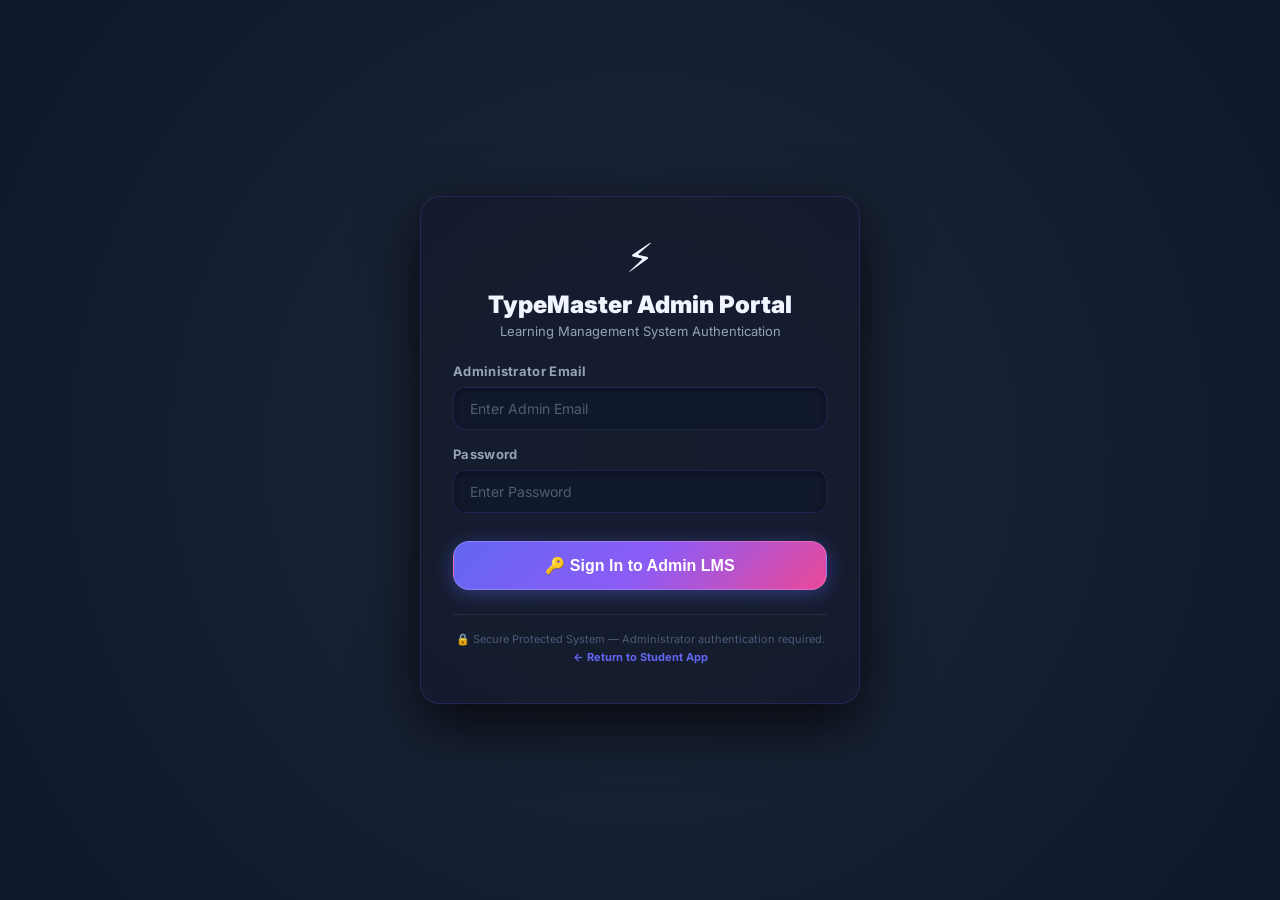
<file: admin.html>
<!DOCTYPE html>
<html lang="en" data-theme="dark">
<head>
    <meta charset="UTF-8">
    <title>TypeMaster — Administrator Portal LMS</title>
    <meta name="viewport" content="width=device-width, initial-scale=1.0">
    <meta name="robots" content="noindex, nofollow">
    <link rel="icon" type="image/svg+xml" href="assets/favicon.svg">
    <link rel="stylesheet" href="css/themes.css">
    <link rel="stylesheet" href="css/main.css">
    <link rel="stylesheet" href="css/components.css">
    <link rel="stylesheet" href="css/admin.css">
    <link href="https://fonts.googleapis.com/css2?family=Fira+Code:wght@400;600;700&family=Inter:wght@400;500;600;700;800;900&family=Dancing+Script:wght@700&display=swap" rel="stylesheet">
</head>
<body>

    <!-- ═══════════════════════════════════════════════════════════
         LOGIN MODAL OVERLAY
    ═══════════════════════════════════════════════════════════ -->
    <div id="admin-login-overlay" class="admin-login-overlay">
        <div class="admin-login-card glass-card">
            <div class="admin-login-brand">
                <span class="brand-icon">⚡</span>
                <h2>TypeMaster Admin Portal</h2>
                <p>Learning Management System Authentication</p>
            </div>

            <div id="login-lockout-msg" class="alert alert-danger" style="display:none;margin-bottom:16px;"></div>

            <form id="admin-login-form">
                <div class="form-group">
                    <label for="admin-email">Administrator Email</label>
                    <input type="email" id="admin-email" class="form-input" placeholder="Enter Admin Email" required autocomplete="username">
                </div>
                <div class="form-group">
                    <label for="admin-password">Password</label>
                    <input type="password" id="admin-password" class="form-input" placeholder="Enter Password" required autocomplete="current-password">
                </div>
                <button type="submit" class="btn btn-primary btn-lg" style="width:100%;margin-top:12px;" id="btn-admin-login">
                    🔑 Sign In to Admin LMS
                </button>
            </form>

            <div class="security-demo-note">
                🔒 Secure Protected System — Administrator authentication required. <br>
                <a href="index.html" style="color:var(--primary);text-decoration:none;font-weight:700;">← Return to Student App</a>
            </div>
        </div>
    </div>

    <!-- ═══════════════════════════════════════════════════════════
         FIRST-LOGIN PASSWORD CHANGE MODAL
    ═══════════════════════════════════════════════════════════ -->
    <div id="force-password-modal" class="modal-overlay" style="display:none;">
        <div class="modal-card glass-card" style="max-width:480px;">
            <div class="modal-header">
                <h3>⚠️ Update Default Password</h3>
            </div>
            <div class="modal-body">
                <p style="font-size:13px;color:var(--text-sub);margin-bottom:16px;">
                    You are currently using default setup credentials. Please create a custom administrator password before continuing.
                </p>
                <form id="force-pass-form">
                    <div class="form-group">
                        <label>New Administrator Password</label>
                        <input type="password" id="new-admin-pass" class="form-input" placeholder="At least 6 characters" required minlength="6">
                    </div>
                    <div class="form-group">
                        <label>Confirm Password</label>
                        <input type="password" id="confirm-admin-pass" class="form-input" placeholder="Re-enter password" required minlength="6">
                    </div>
                    <button type="submit" class="btn btn-primary" style="width:100%;margin-top:12px;">🔒 Save & Access LMS Dashboard</button>
                </form>
            </div>
        </div>
    </div>

    <!-- ═══════════════════════════════════════════════════════════
         MAIN ADMIN LAYOUT
    ═══════════════════════════════════════════════════════════ -->
    <div class="app-layout" id="admin-main-app" style="display:none;">
        <aside class="sidebar">
            <div class="sidebar-logo">
                <span class="logo-icon">⚡</span>
                <span class="logo-text">TypeMaster <small style="color:var(--warn);font-size:10px;display:block;">ADMIN LMS</small></span>
            </div>

            <nav class="nav-menu">
                <a class="nav-link active" data-admin-view="dashboard" href="#">
                    <span class="nav-icon">📊</span> Overview Dashboard
                </a>
                <a class="nav-link" data-admin-view="students" href="#">
                    <span class="nav-icon">👥</span> Student Management
                </a>
                <a class="nav-link" data-admin-view="curriculum" href="#">
                    <span class="nav-icon">📚</span> 300 Lessons Manager
                </a>
                <a class="nav-link" data-admin-view="certificates" href="#">
                    <span class="nav-icon">📜</span> Certificates Manager
                </a>
                <a class="nav-link" data-admin-view="texts" href="#">
                    <span class="nav-icon">📝</span> Practice Texts Manager
                </a>
                <a class="nav-link" data-admin-view="achievements" href="#">
                    <span class="nav-icon">🏆</span> Achievements Config
                </a>
                <a class="nav-link" data-admin-view="reports" href="#">
                    <span class="nav-icon">📈</span> Analytics & Reports
                </a>
                <a class="nav-link" data-admin-view="security" href="#">
                    <span class="nav-icon">🔒</span> Security & Password
                </a>
            </nav>

            <div class="sidebar-footer">
                <button class="btn btn-ghost btn-sm" style="width:100%;color:var(--error);" id="btn-admin-logout">
                    🚪 Logout Admin
                </button>
            </div>
        </aside>

        <main class="main-content">
            <header class="top-bar">
                <div class="top-bar-title" id="admin-page-title">Overview Dashboard</div>
                <div style="display:flex;align-items:center;gap:12px;">
                    <span class="badge badge-warn">⚙️ Admin Active</span>
                    <span style="font-size:12px;color:var(--text-muted);" id="admin-user-display">admin@example.com</span>
                    <a href="index.html" class="btn btn-ghost btn-sm">👁️ Student View</a>
                </div>
            </header>

            <div style="background:rgba(59,130,246,0.1);border:1px solid var(--primary);padding:10px 16px;border-radius:10px;margin-bottom:20px;font-size:12px;color:var(--primary);display:flex;align-items:center;justify-content:space-between;">
                <span>🔒 <strong>System Status:</strong> Admin Authentication & LMS Portal Active — Session Encrypted</span>
                <span style="font-weight:800;color:var(--primary);">TypeMaster LMS v3.0 Production</span>
            </div>

            <div class="content-body">
                <!-- VIEW 1: OVERVIEW DASHBOARD -->
                <section id="admin-view-dashboard" class="admin-view-section active">
                    <div class="stats-overview-grid" style="display:grid;grid-template-columns:repeat(auto-fit, minmax(200px, 1fr));gap:16px;margin-bottom:24px;">
                        <div class="glass-card" style="padding:20px;">
                            <div style="font-size:11px;color:var(--text-sub);text-transform:uppercase;font-weight:700;">Total Students</div>
                            <div style="font-size:32px;font-weight:900;color:var(--primary);" id="admin-stat-students-count">0 Registered</div>
                            <div style="font-size:12px;color:var(--success);margin-top:4px;">Active Accounts</div>
                        </div>
                        <div class="glass-card" style="padding:20px;">
                            <div style="font-size:11px;color:var(--text-sub);text-transform:uppercase;font-weight:700;">Curriculum Scope</div>
                            <div style="font-size:32px;font-weight:900;color:var(--primary);">300 Lessons</div>
                            <div style="font-size:12px;color:var(--success);margin-top:4px;">15 Units Active</div>
                        </div>
                        <div class="glass-card" style="padding:20px;">
                            <div style="font-size:11px;color:var(--text-sub);text-transform:uppercase;font-weight:700;">Milestone Certificates</div>
                            <div style="font-size:32px;font-weight:900;color:var(--warn);">6 Levels</div>
                            <div style="font-size:12px;color:var(--text-sub);margin-top:4px;">Signed by Mohammed Shakib</div>
                        </div>
                        <div class="glass-card" style="padding:20px;">
                            <div style="font-size:11px;color:var(--text-sub);text-transform:uppercase;font-weight:700;">Provider Name</div>
                            <div style="font-size:20px;font-weight:900;color:#FFF;" id="admin-stat-provider">Mohammed Shakib</div>
                            <div style="font-size:12px;color:var(--primary);margin-top:4px;">Founder & Director</div>
                        </div>
                    </div>

                    <div class="glass-card" style="padding:24px;">
                        <h3 style="font-size:16px;margin-bottom:14px;">⚡ LMS Quick Management Actions</h3>
                        <div style="display:flex;gap:12px;flex-wrap:wrap;">
                            <button class="btn btn-primary" onclick="switchAdminView('students')">👥 Manage Registered Students</button>
                            <button class="btn btn-ghost" onclick="switchAdminView('curriculum')">📚 Manage 300 Lessons</button>
                            <button class="btn btn-ghost" onclick="switchAdminView('certificates')">📜 Provider & Certificate Settings</button>
                            <button class="btn btn-ghost" onclick="switchAdminView('reports')">📈 Export Reports</button>
                        </div>
                    </div>
                </section>

                <!-- VIEW 2: STUDENT MANAGEMENT -->
                <section id="admin-view-students" class="admin-view-section" style="display:none;">
                    <div class="glass-card" style="padding:24px;">
                        <div style="display:flex;justify-content:space-between;align-items:center;margin-bottom:16px;">
                            <h3 style="font-size:18px;">👥 Registered Student Management</h3>
                            <button class="btn btn-ghost btn-sm" onclick="exportAdminReport('students')">📥 Export Students JSON</button>
                        </div>
                        <div style="overflow-x:auto;">
                            <table class="admin-table">
                                <thead>
                                    <tr>
                                        <th>Student Name</th>
                                        <th>Username</th>
                                        <th>Email</th>
                                        <th>Status</th>
                                        <th>Joined Date</th>
                                        <th>Actions</th>
                                    </tr>
                                </thead>
                                <tbody id="admin-students-table-body"></tbody>
                            </table>
                        </div>
                    </div>
                </section>

                <!-- VIEW 3: LESSON MANAGEMENT -->
                <section id="admin-view-curriculum" class="admin-view-section" style="display:none;">
                    <div class="glass-card" style="padding:24px;">
                        <div style="display:flex;justify-content:space-between;align-items:center;margin-bottom:16px;">
                            <h3 style="font-size:18px;">📚 300-Lesson Curriculum Overview</h3>
                            <button class="btn btn-ghost btn-sm" onclick="exportAdminReport('curriculum')">📥 Export Lessons JSON</button>
                        </div>
                        <div style="max-height:500px;overflow-y:auto;">
                            <table class="admin-table">
                                <thead>
                                    <tr>
                                        <th>ID</th>
                                        <th>Title</th>
                                        <th>Unit</th>
                                        <th>Target Keys</th>
                                        <th>Min WPM</th>
                                        <th>Min Acc</th>
                                    </tr>
                                </thead>
                                <tbody id="admin-curriculum-table-body"></tbody>
                            </table>
                        </div>
                    </div>
                </section>

                <!-- VIEW 4: CERTIFICATE MANAGEMENT -->
                <section id="admin-view-certificates" class="admin-view-section" style="display:none;">
                    <div class="glass-card" style="padding:24px;margin-bottom:24px;">
                        <h3 style="font-size:18px;margin-bottom:16px;">📜 Certificate Provider Details</h3>
                        <form id="admin-provider-form">
                            <div style="display:grid;grid-template-columns:1fr 1fr 1fr;gap:16px;margin-bottom:16px;">
                                <div class="form-group">
                                    <label>Provider Name (Signed By)</label>
                                    <input type="text" id="adm-prov-name" class="form-input" value="Mohammed Shakib" required>
                                </div>
                                <div class="form-group">
                                    <label>Provider Title</label>
                                    <input type="text" id="adm-prov-title" class="form-input" value="Founder & Director" required>
                                </div>
                                <div class="form-group">
                                    <label>Organization</label>
                                    <input type="text" id="adm-prov-org" class="form-input" value="TypeMaster Academy" required>
                                </div>
                            </div>
                            <button type="submit" class="btn btn-primary">💾 Save Provider Settings</button>
                        </form>
                    </div>

                    <div class="glass-card" style="padding:24px;">
                        <h3 style="font-size:18px;margin-bottom:14px;">🎓 Issued Certificates Ledger</h3>
                        <div id="admin-issued-certs-list" style="font-size:13px;color:var(--text-sub);">Loading issued certificates...</div>
                    </div>
                </section>

                <!-- VIEW 5: PRACTICE TEXTS -->
                <section id="admin-view-texts" class="admin-view-section" style="display:none;">
                    <div class="glass-card" style="padding:24px;">
                        <h3 style="font-size:18px;margin-bottom:14px;">📝 Custom Practice Text Repository</h3>
                        <p style="font-size:13px;color:var(--text-sub);margin-bottom:16px;">Manage categories: Easy, Medium, Hard, Quotes, Numbers, Code.</p>
                        <div style="background:rgba(0,0,0,0.3);padding:16px;border-radius:12px;font-family:monospace;font-size:13px;color:var(--primary);">
                            TEXT_DATA Repository Active (10 Easy, 10 Medium, 10 Hard, 8 Quotes, 5 Numbers, 7 Symbols, 15 Code Snippets)
                        </div>
                    </div>
                </section>

                <!-- VIEW 6: ACHIEVEMENTS -->
                <section id="admin-view-achievements" class="admin-view-section" style="display:none;">
                    <div class="glass-card" style="padding:24px;">
                        <h3 style="font-size:18px;margin-bottom:14px;">🏆 Achievement Badges Configuration</h3>
                        <p style="font-size:13px;color:var(--text-sub);">24+ unlockable achievement badges active across speed, accuracy, streaks, and curriculum milestones.</p>
                    </div>
                </section>

                <!-- VIEW 7: ANALYTICS & REPORTS -->
                <section id="admin-view-reports" class="admin-view-section" style="display:none;">
                    <div class="glass-card" style="padding:24px;">
                        <h3 style="font-size:18px;margin-bottom:14px;">📈 Analytics Data Reports Exporter</h3>
                        <p style="font-size:13px;color:var(--text-sub);margin-bottom:20px;">Download complete application logs and dataset reports in JSON/CSV formats.</p>
                        <div style="display:flex;gap:12px;flex-wrap:wrap;">
                            <button class="btn btn-primary" onclick="exportAdminReport('students')">📥 Export Students Report</button>
                            <button class="btn btn-ghost" onclick="exportAdminReport('certs')">📥 Export Certificates Ledger</button>
                            <button class="btn btn-ghost" onclick="exportAdminReport('curriculum')">📥 Export 300 Curriculum List</button>
                        </div>
                    </div>
                </section>

                <!-- VIEW 8: SECURITY & PASSWORD -->
                <section id="admin-view-security" class="admin-view-section" style="display:none;">
                    <div class="glass-card" style="padding:24px;max-width:560px;">
                        <h3 style="font-size:18px;margin-bottom:16px;">🔒 Change Administrator Password</h3>
                        <form id="admin-change-pass-form">
                            <div class="form-group">
                                <label>Current Password</label>
                                <input type="password" id="adm-curr-pass" class="form-input" placeholder="Current password" required>
                            </div>
                            <div class="form-group">
                                <label>New Password</label>
                                <input type="password" id="adm-new-pass" class="form-input" placeholder="At least 6 characters" required minlength="6">
                            </div>
                            <div class="form-group">
                                <label>Confirm Password</label>
                                <input type="password" id="adm-conf-pass" class="form-input" placeholder="Confirm password" required minlength="6">
                            </div>
                            <button type="submit" class="btn btn-primary" style="margin-top:10px;">🔒 Update Password</button>
                        </form>
                    </div>
                </section>
            </div>
        </main>
    </div>

    <script src="js/curriculum.js?v=3.5"></script>
    <script src="js/auth.js?v=3.5"></script>
    <script src="js/certificate.js?v=3.5"></script>
    <script src="js/admin.js?v=3.5"></script>

</body>
</html>
</file>
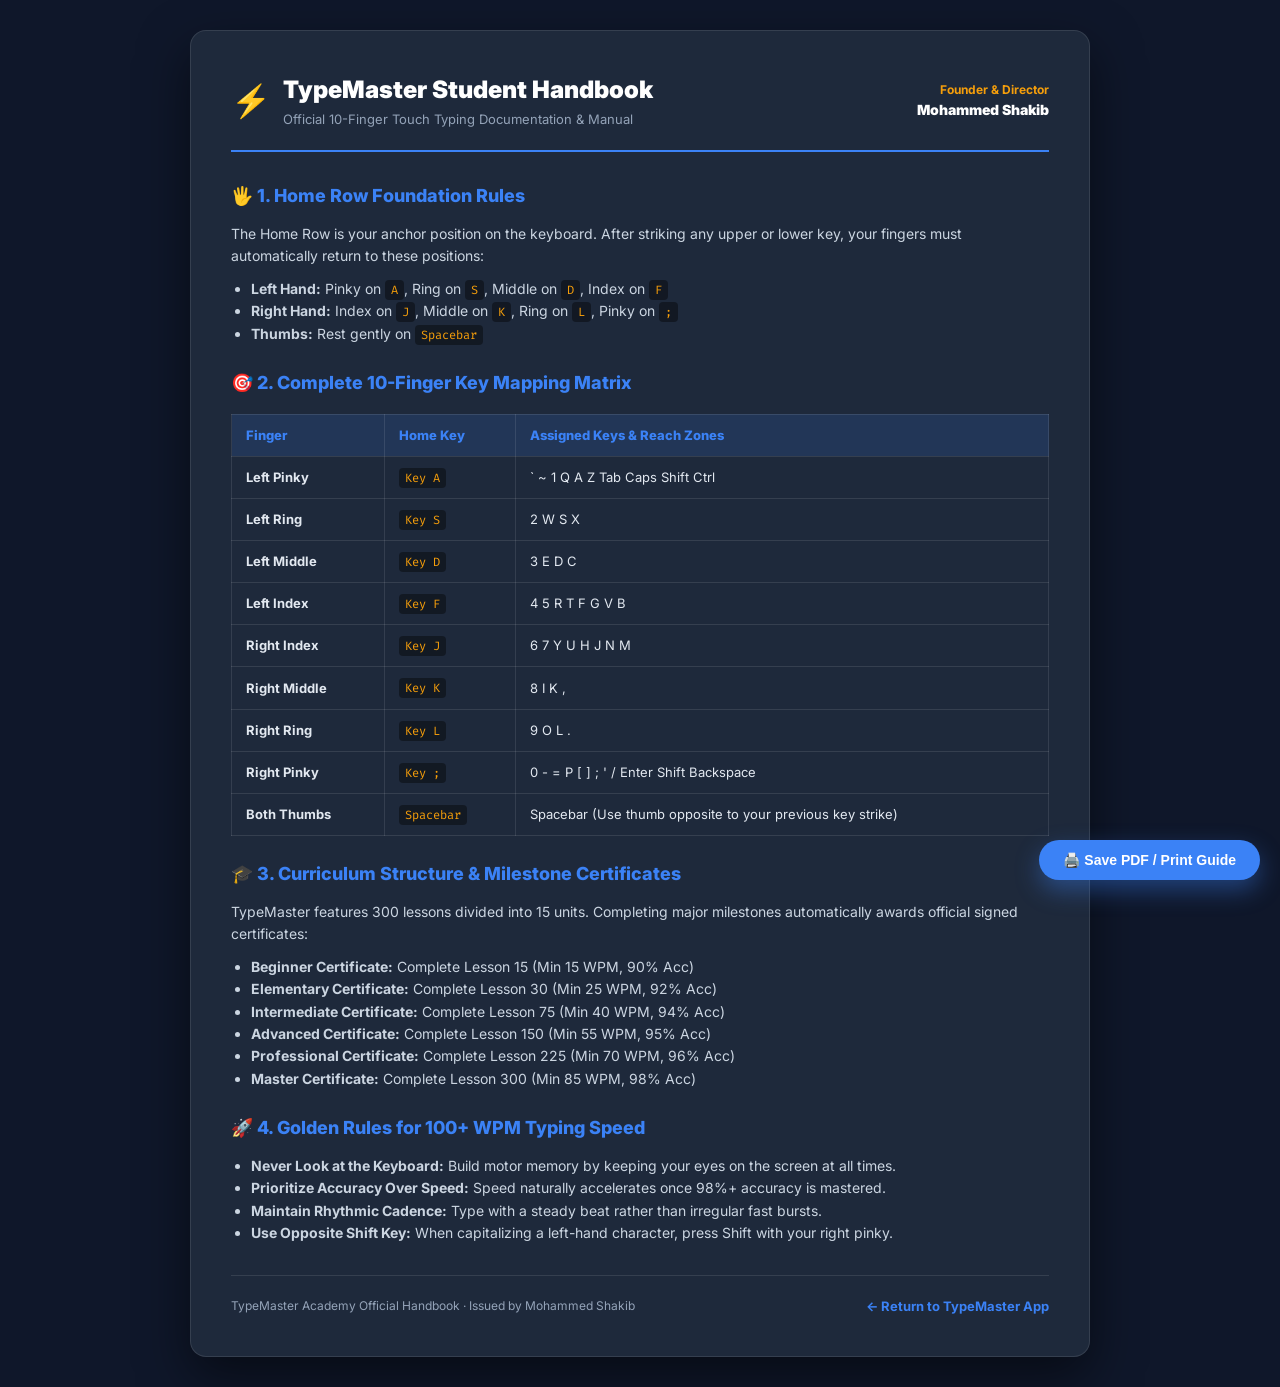
<file: documentation.html>
<!DOCTYPE html>
<html lang="en">
<head>
    <meta charset="UTF-8">
    <title>TypeMaster — Official Student Touch Typing Guide & Documentation</title>
    <meta name="viewport" content="width=device-width, initial-scale=1.0">
    <link rel="icon" type="image/svg+xml" href="assets/favicon.svg">
    <link href="https://fonts.googleapis.com/css2?family=Fira+Code:wght@400;600;700&family=Inter:wght@400;500;600;700;800;900&family=Playfair+Display:wght@700;900&display=swap" rel="stylesheet">
    <style>
        * { box-sizing: border-box; margin: 0; padding: 0; }
        body {
            background: #0F172A;
            color: #E2E8F0;
            font-family: 'Inter', sans-serif;
            line-height: 1.6;
            padding: 30px 20px;
        }

        .doc-container {
            max-width: 900px;
            margin: 0 auto;
            background: #1E293B;
            border: 1px solid rgba(255,255,255,0.1);
            border-radius: 16px;
            padding: 40px;
            box-shadow: 0 20px 50px rgba(0,0,0,0.5);
        }

        .doc-header {
            display: flex;
            align-items: center;
            justify-content: space-between;
            border-bottom: 2px solid #3B82F6;
            padding-bottom: 20px;
            margin-bottom: 30px;
        }

        .doc-brand {
            display: flex;
            align-items: center;
            gap: 12px;
        }

        .doc-icon {
            font-size: 32px;
        }

        .doc-title {
            font-size: 24px;
            font-weight: 900;
            color: #FFF;
        }

        .doc-subtitle {
            font-size: 13px;
            color: #94A3B8;
        }

        h2 {
            font-size: 18px;
            font-weight: 800;
            color: #3B82F6;
            margin: 24px 0 12px;
            display: flex;
            align-items: center;
            gap: 8px;
        }

        p, li {
            font-size: 14px;
            color: #CBD5E1;
        }

        ul {
            padding-left: 20px;
            margin-bottom: 16px;
        }

        .matrix-table {
            width: 100%;
            border-collapse: collapse;
            margin: 16px 0;
            font-size: 13px;
        }

        .matrix-table th, .matrix-table td {
            padding: 10px 14px;
            border: 1px solid rgba(255,255,255,0.1);
            text-align: left;
        }

        .matrix-table th {
            background: rgba(59, 130, 246, 0.15);
            color: #3B82F6;
            font-weight: 800;
        }

        code {
            font-family: 'Fira Code', monospace;
            background: rgba(0,0,0,0.4);
            color: #F59E0B;
            padding: 2px 6px;
            border-radius: 4px;
            font-size: 12px;
        }

        .print-bar {
            position: fixed;
            bottom: 20px;
            right: 20px;
            display: flex;
            gap: 10px;
            z-index: 100;
        }

        .btn-print {
            background: #3B82F6;
            color: #fff;
            padding: 12px 24px;
            border-radius: 30px;
            border: none;
            font-weight: 800;
            font-size: 14px;
            cursor: pointer;
            box-shadow: 0 10px 25px rgba(59,130,246,0.4);
        }

        @media print {
            body { background: #fff !important; color: #111 !important; padding: 0 !important; }
            .doc-container { border: none !important; box-shadow: none !important; background: #fff !important; color: #111 !important; padding: 0 !important; }
            .doc-title { color: #0B192C !important; }
            .matrix-table th { background: #F1F5F9 !important; color: #0B192C !important; }
            .matrix-table td { border: 1px solid #CBD5E1 !important; color: #111 !important; }
            .print-bar { display: none !important; }
        }
    </style>
</head>
<body>

<div class="doc-container">
    <div class="doc-header">
        <div class="doc-brand">
            <span class="doc-icon">⚡</span>
            <div>
                <div class="doc-title">TypeMaster Student Handbook</div>
                <div class="doc-subtitle">Official 10-Finger Touch Typing Documentation & Manual</div>
            </div>
        </div>
        <div style="text-align:right;">
            <div style="font-size:12px;font-weight:700;color:#F59E0B;">Founder & Director</div>
            <div style="font-size:14px;font-weight:900;color:#FFF;">Mohammed Shakib</div>
        </div>
    </div>

    <h2>🖐️ 1. Home Row Foundation Rules</h2>
    <p>The Home Row is your anchor position on the keyboard. After striking any upper or lower key, your fingers must automatically return to these positions:</p>
    <ul style="margin-top:10px;">
        <li><strong>Left Hand:</strong> Pinky on <code>A</code>, Ring on <code>S</code>, Middle on <code>D</code>, Index on <code>F</code></li>
        <li><strong>Right Hand:</strong> Index on <code>J</code>, Middle on <code>K</code>, Ring on <code>L</code>, Pinky on <code>;</code></li>
        <li><strong>Thumbs:</strong> Rest gently on <code>Spacebar</code></li>
    </ul>

    <h2>🎯 2. Complete 10-Finger Key Mapping Matrix</h2>
    <table class="matrix-table">
        <thead>
            <tr>
                <th>Finger</th>
                <th>Home Key</th>
                <th>Assigned Keys & Reach Zones</th>
            </tr>
        </thead>
        <tbody>
            <tr>
                <td><strong>Left Pinky</strong></td>
                <td><code>Key A</code></td>
                <td>` ~ 1 Q A Z Tab Caps Shift Ctrl</td>
            </tr>
            <tr>
                <td><strong>Left Ring</strong></td>
                <td><code>Key S</code></td>
                <td>2 W S X</td>
            </tr>
            <tr>
                <td><strong>Left Middle</strong></td>
                <td><code>Key D</code></td>
                <td>3 E D C</td>
            </tr>
            <tr>
                <td><strong>Left Index</strong></td>
                <td><code>Key F</code></td>
                <td>4 5 R T F G V B</td>
            </tr>
            <tr>
                <td><strong>Right Index</strong></td>
                <td><code>Key J</code></td>
                <td>6 7 Y U H J N M</td>
            </tr>
            <tr>
                <td><strong>Right Middle</strong></td>
                <td><code>Key K</code></td>
                <td>8 I K ,</td>
            </tr>
            <tr>
                <td><strong>Right Ring</strong></td>
                <td><code>Key L</code></td>
                <td>9 O L .</td>
            </tr>
            <tr>
                <td><strong>Right Pinky</strong></td>
                <td><code>Key ;</code></td>
                <td>0 - = P [ ] ; ' / Enter Shift Backspace</td>
            </tr>
            <tr>
                <td><strong>Both Thumbs</strong></td>
                <td><code>Spacebar</code></td>
                <td>Spacebar (Use thumb opposite to your previous key strike)</td>
            </tr>
        </tbody>
    </table>

    <h2>🎓 3. Curriculum Structure & Milestone Certificates</h2>
    <p>TypeMaster features 300 lessons divided into 15 units. Completing major milestones automatically awards official signed certificates:</p>
    <ul style="margin-top:10px;">
        <li><strong>Beginner Certificate:</strong> Complete Lesson 15 (Min 15 WPM, 90% Acc)</li>
        <li><strong>Elementary Certificate:</strong> Complete Lesson 30 (Min 25 WPM, 92% Acc)</li>
        <li><strong>Intermediate Certificate:</strong> Complete Lesson 75 (Min 40 WPM, 94% Acc)</li>
        <li><strong>Advanced Certificate:</strong> Complete Lesson 150 (Min 55 WPM, 95% Acc)</li>
        <li><strong>Professional Certificate:</strong> Complete Lesson 225 (Min 70 WPM, 96% Acc)</li>
        <li><strong>Master Certificate:</strong> Complete Lesson 300 (Min 85 WPM, 98% Acc)</li>
    </ul>

    <h2>🚀 4. Golden Rules for 100+ WPM Typing Speed</h2>
    <ul>
        <li><strong>Never Look at the Keyboard:</strong> Build motor memory by keeping your eyes on the screen at all times.</li>
        <li><strong>Prioritize Accuracy Over Speed:</strong> Speed naturally accelerates once 98%+ accuracy is mastered.</li>
        <li><strong>Maintain Rhythmic Cadence:</strong> Type with a steady beat rather than irregular fast bursts.</li>
        <li><strong>Use Opposite Shift Key:</strong> When capitalizing a left-hand character, press Shift with your right pinky.</li>
    </ul>

    <div style="margin-top:30px;border-top:1px solid rgba(255,255,255,0.1);padding-top:20px;display:flex;justify-content:space-between;align-items:center;">
        <div style="font-size:12px;color:#94A3B8;">TypeMaster Academy Official Handbook · Issued by Mohammed Shakib</div>
        <a href="index.html" style="color:#3B82F6;text-decoration:none;font-weight:700;font-size:13px;">← Return to TypeMaster App</a>
    </div>
</div>

<div class="print-bar">
    <button class="btn-print" onclick="window.print()">🖨️ Save PDF / Print Guide</button>
</div>

</body>
</html>
</file>
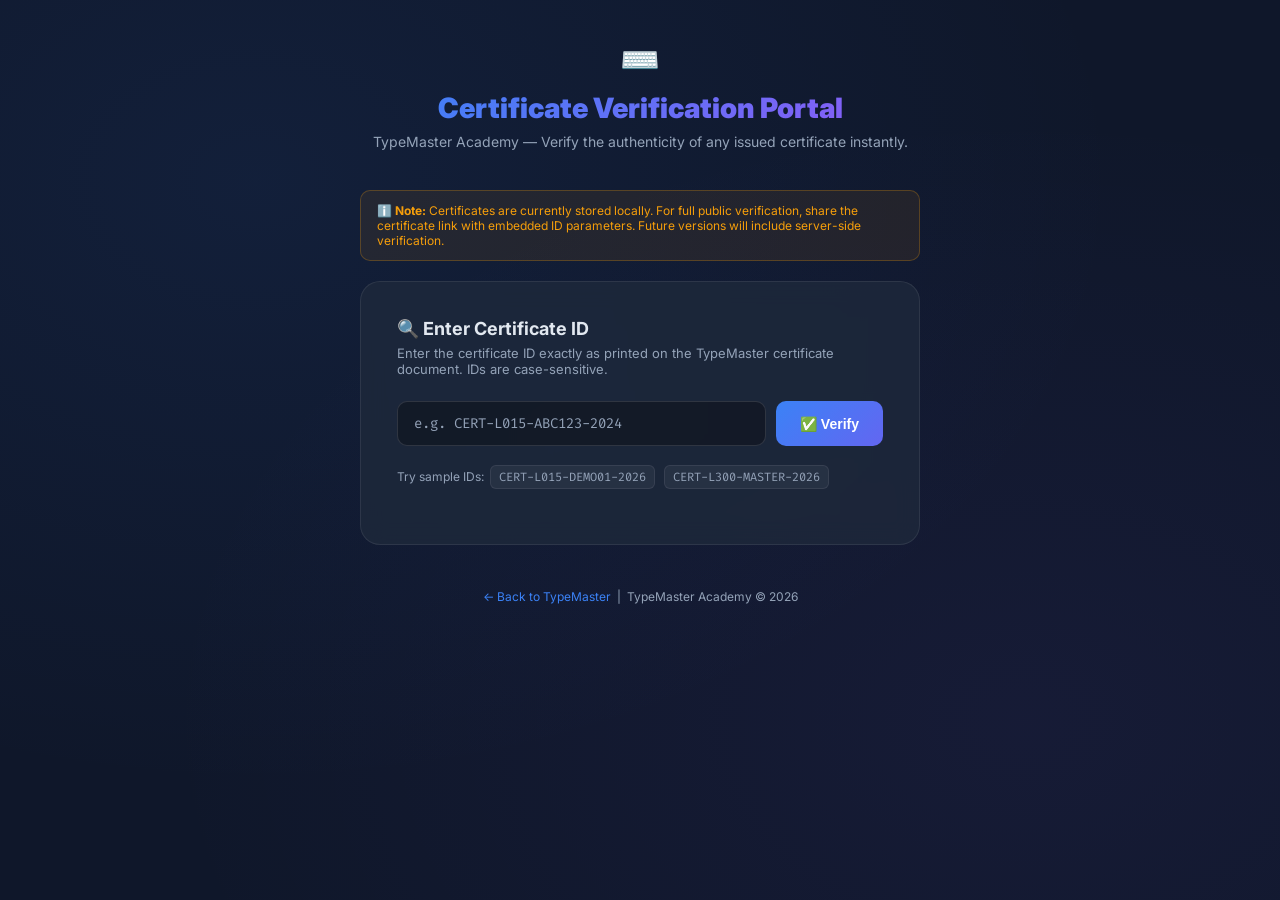
<file: verify.html>
<!DOCTYPE html>
<html lang="en">
<head>
    <meta charset="UTF-8">
    <meta name="viewport" content="width=device-width, initial-scale=1.0">
    <title>Certificate Verification — TypeMaster Academy</title>
    <meta name="description" content="Verify the authenticity of a TypeMaster touch typing certificate instantly by entering the Certificate ID.">
    <link rel="preconnect" href="https://fonts.googleapis.com">
    <link href="https://fonts.googleapis.com/css2?family=Inter:wght@400;600;700;900&family=Fira+Code:wght@400;600&display=swap" rel="stylesheet">
    <style>
        *, *::before, *::after { box-sizing: border-box; margin: 0; padding: 0; }

        :root {
            --primary: #3B82F6;
            --success: #22C55E;
            --danger: #EF4444;
            --warn: #F59E0B;
            --bg: #0F172A;
            --surface: rgba(30, 41, 59, 0.85);
            --border: rgba(255,255,255,0.08);
            --text: #E2E8F0;
            --text-sub: #94A3B8;
        }

        body {
            font-family: 'Inter', sans-serif;
            background: var(--bg);
            color: var(--text);
            min-height: 100vh;
            display: flex;
            flex-direction: column;
            align-items: center;
            justify-content: flex-start;
            padding: 40px 20px;
            background-image:
                radial-gradient(ellipse at 20% 20%, rgba(59,130,246,0.08) 0%, transparent 60%),
                radial-gradient(ellipse at 80% 80%, rgba(139,92,246,0.06) 0%, transparent 60%);
        }

        /* Header */
        .header {
            text-align: center;
            margin-bottom: 40px;
        }
        .logo { font-size: 32px; margin-bottom: 12px; }
        .header h1 {
            font-size: 28px;
            font-weight: 900;
            background: linear-gradient(135deg, #3B82F6, #8B5CF6);
            -webkit-background-clip: text;
            -webkit-text-fill-color: transparent;
            background-clip: text;
            margin-bottom: 8px;
        }
        .header p { font-size: 14px; color: var(--text-sub); }

        /* Verify Card */
        .verify-card {
            background: var(--surface);
            border: 1px solid var(--border);
            border-radius: 20px;
            padding: 36px;
            width: 100%;
            max-width: 560px;
            backdrop-filter: blur(12px);
            margin-bottom: 24px;
        }

        .verify-card h2 {
            font-size: 18px;
            font-weight: 700;
            margin-bottom: 6px;
        }
        .verify-card p {
            font-size: 13px;
            color: var(--text-sub);
            margin-bottom: 24px;
        }

        .input-group {
            display: flex;
            gap: 10px;
            margin-bottom: 16px;
        }

        .cert-input {
            flex: 1;
            background: rgba(0,0,0,0.3);
            border: 1px solid rgba(255,255,255,0.12);
            border-radius: 10px;
            padding: 12px 16px;
            font-size: 14px;
            color: var(--text);
            font-family: 'Fira Code', monospace;
            outline: none;
            transition: border-color 0.2s;
        }
        .cert-input:focus { border-color: var(--primary); }
        .cert-input::placeholder { color: var(--text-sub); }

        .btn-verify {
            background: linear-gradient(135deg, var(--primary), #6366F1);
            color: #fff;
            border: none;
            border-radius: 10px;
            padding: 12px 24px;
            font-size: 14px;
            font-weight: 700;
            cursor: pointer;
            white-space: nowrap;
            transition: opacity 0.2s, transform 0.15s;
        }
        .btn-verify:hover { opacity: 0.9; transform: translateY(-1px); }
        .btn-verify:active { transform: translateY(0); }

        /* Result Area */
        #verify-result { margin-top: 16px; }

        .result-valid {
            background: rgba(34, 197, 94, 0.08);
            border: 1px solid rgba(34, 197, 94, 0.35);
            border-radius: 14px;
            padding: 24px;
        }

        .result-invalid {
            background: rgba(239, 68, 68, 0.08);
            border: 1px solid rgba(239, 68, 68, 0.35);
            border-radius: 14px;
            padding: 20px;
            text-align: center;
            color: var(--danger);
        }

        .result-header {
            display: flex;
            align-items: center;
            gap: 12px;
            margin-bottom: 20px;
        }

        .result-badge {
            font-size: 36px;
        }

        .result-title {
            font-size: 20px;
            font-weight: 900;
            color: var(--success);
        }

        .result-subtitle {
            font-size: 13px;
            color: var(--text-sub);
            margin-top: 2px;
        }

        .result-grid {
            display: grid;
            grid-template-columns: 1fr 1fr;
            gap: 12px;
        }

        .result-item {
            background: rgba(0,0,0,0.25);
            border-radius: 10px;
            padding: 12px 14px;
        }

        .result-item-label {
            font-size: 11px;
            color: var(--text-sub);
            text-transform: uppercase;
            letter-spacing: 0.6px;
            margin-bottom: 4px;
        }

        .result-item-value {
            font-size: 15px;
            font-weight: 700;
            color: var(--text);
        }

        .valid-stamp {
            margin-top: 16px;
            text-align: center;
            font-size: 11px;
            color: var(--success);
            background: rgba(34,197,94,0.1);
            border-radius: 8px;
            padding: 8px;
        }

        /* Example IDs */
        .examples {
            margin-top: 16px;
            font-size: 12px;
            color: var(--text-sub);
        }
        .example-id {
            display: inline-block;
            background: rgba(255,255,255,0.05);
            border: 1px solid var(--border);
            border-radius: 6px;
            padding: 3px 8px;
            font-family: 'Fira Code', monospace;
            cursor: pointer;
            margin: 3px;
            transition: background 0.15s;
        }
        .example-id:hover { background: rgba(59,130,246,0.15); }

        /* Footer */
        .footer {
            text-align: center;
            font-size: 12px;
            color: var(--text-sub);
            margin-top: 20px;
        }
        .footer a {
            color: var(--primary);
            text-decoration: none;
        }
        .footer a:hover { text-decoration: underline; }

        /* Notice */
        .notice {
            background: rgba(245,158,11,0.08);
            border: 1px solid rgba(245,158,11,0.25);
            border-radius: 10px;
            padding: 12px 16px;
            font-size: 12px;
            color: var(--warn);
            max-width: 560px;
            width: 100%;
            margin-bottom: 20px;
        }
    </style>
</head>
<body>
    <!-- Header -->
    <div class="header">
        <div class="logo">⌨️</div>
        <h1>Certificate Verification Portal</h1>
        <p>TypeMaster Academy — Verify the authenticity of any issued certificate instantly.</p>
    </div>

    <!-- Notice -->
    <div class="notice">
        ℹ️ <strong>Note:</strong> Certificates are currently stored locally. For full public verification, share the certificate link with embedded ID parameters. Future versions will include server-side verification.
    </div>

    <!-- Verify Card -->
    <div class="verify-card">
        <h2>🔍 Enter Certificate ID</h2>
        <p>Enter the certificate ID exactly as printed on the TypeMaster certificate document. IDs are case-sensitive.</p>

        <div class="input-group">
            <input type="text" id="cert-id-input" class="cert-input"
                placeholder="e.g. CERT-L015-ABC123-2024"
                autocomplete="off" spellcheck="false">
            <button class="btn-verify" onclick="verifyCertificate()">✅ Verify</button>
        </div>

        <div class="examples">
            Try sample IDs:
            <span class="example-id" onclick="fillExample(this)">CERT-L015-DEMO01-2026</span>
            <span class="example-id" onclick="fillExample(this)">CERT-L300-MASTER-2026</span>
        </div>

        <!-- Result -->
        <div id="verify-result"></div>
    </div>

    <!-- Footer -->
    <div class="footer">
        <a href="index.html">← Back to TypeMaster</a> &nbsp;|&nbsp;
        <span>TypeMaster Academy &copy; 2026</span>
    </div>

    <script>
        // Parse URL params for shareable verification links
        window.addEventListener('DOMContentLoaded', () => {
            const params = new URLSearchParams(window.location.search);
            const idFromUrl = params.get('id');
            if (idFromUrl) {
                document.getElementById('cert-id-input').value = idFromUrl;
                verifyCertificate();
            }
        });

        function fillExample(el) {
            document.getElementById('cert-id-input').value = el.textContent.trim();
        }

        function verifyCertificate() {
            const inputId = document.getElementById('cert-id-input').value.trim();
            const resultEl = document.getElementById('verify-result');

            if (!inputId) {
                resultEl.innerHTML = '<div class="result-invalid">⚠️ Please enter a Certificate ID.</div>';
                return;
            }

            // Check localStorage for certificate data (from current device)
            let certData = null;
            try {
                const keys = Object.keys(localStorage);
                for (const k of keys) {
                    if (k.startsWith('tm_cert_') || k === 'tm_certificates_v3') {
                        const parsed = JSON.parse(localStorage.getItem(k));
                        if (Array.isArray(parsed)) {
                            certData = parsed.find(c => c.id === inputId || c.certId === inputId);
                        } else if (parsed && (parsed.id === inputId || parsed.certId === inputId)) {
                            certData = parsed;
                        }
                        if (certData) break;
                    }
                }
            } catch {}

            // Check demo IDs
            if (!certData && inputId.includes('DEMO')) {
                certData = buildDemoData(inputId);
            }

            // Try to decode from ID itself (if it's a structured ID)
            if (!certData) {
                certData = tryDecodeFromId(inputId);
            }

            if (certData) {
                showValid(resultEl, certData);
            } else {
                showInvalid(resultEl, inputId);
            }
        }

        function buildDemoData(id) {
            if (id.includes('L015')) return {
                id, studentName: 'Demo Student', lessonId: 'L015', lessonTitle: 'Beginner Certification',
                level: 'Beginner', wpm: 22, accuracy: 91, date: '2026-07-30', issuer: 'TypeMaster Academy'
            };
            if (id.includes('MASTER') || id.includes('L300')) return {
                id, studentName: 'Demo Master', lessonId: 'L300', lessonTitle: 'Master Certification',
                level: 'Master', wpm: 95, accuracy: 99, date: '2026-07-30', issuer: 'TypeMaster Academy'
            };
            return null;
        }

        function tryDecodeFromId(id) {
            // Try to parse structured IDs like CERT-L015-XXXX-2024
            const match = id.match(/CERT-L(\d+)-(\w+)-(\d{4})/i);
            if (!match) return null;
            const lessonNum = parseInt(match[1], 10);
            const year = match[3];
            const levelMap = { 15: 'Beginner', 30: 'Elementary', 75: 'Intermediate', 150: 'Advanced', 225: 'Professional', 300: 'Master' };
            const level = levelMap[lessonNum] || `Lesson ${lessonNum}`;
            return {
                id, studentName: 'TypeMaster Student',
                lessonId: `L${String(lessonNum).padStart(3,'0')}`,
                lessonTitle: `${level} Certification`,
                level, wpm: '—', accuracy: '—', date: `${year}-01-01`,
                issuer: 'TypeMaster Academy', decodedOnly: true
            };
        }

        function showValid(el, cert) {
            const levelIcons = {
                'Beginner': '📘', 'Elementary': '📗', 'Intermediate': '📙',
                'Advanced': '📕', 'Professional': '📔', 'Master': '🏆'
            };
            const icon = levelIcons[cert.level] || '📜';
            const issuedDate = cert.date ? new Date(cert.date).toLocaleDateString('en-US', {year:'numeric', month:'long', day:'numeric'}) : 'Unknown';

            el.innerHTML = `
<div class="result-valid">
    <div class="result-header">
        <div class="result-badge">${icon}</div>
        <div>
            <div class="result-title">✅ Certificate Verified</div>
            <div class="result-subtitle">This is an authentic TypeMaster certificate</div>
        </div>
    </div>
    <div class="result-grid">
        <div class="result-item">
            <div class="result-item-label">Student Name</div>
            <div class="result-item-value">${cert.studentName || cert.student || 'TypeMaster Student'}</div>
        </div>
        <div class="result-item">
            <div class="result-item-label">Certificate Level</div>
            <div class="result-item-value">${cert.level || '—'}</div>
        </div>
        <div class="result-item">
            <div class="result-item-label">Typing Speed</div>
            <div class="result-item-value">${cert.wpm || '—'} WPM</div>
        </div>
        <div class="result-item">
            <div class="result-item-label">Accuracy</div>
            <div class="result-item-value">${cert.accuracy || '—'}%</div>
        </div>
        <div class="result-item">
            <div class="result-item-label">Issued By</div>
            <div class="result-item-value">${cert.issuer || 'TypeMaster Academy'}</div>
        </div>
        <div class="result-item">
            <div class="result-item-label">Issue Date</div>
            <div class="result-item-value">${issuedDate}</div>
        </div>
    </div>
    <div class="valid-stamp">
        ✅ VERIFIED — Certificate ID: <strong>${cert.id || cert.certId || '—'}</strong><br>
        ${cert.decodedOnly ? '⚠️ Decoded from ID structure. For full verification, the certificate must be on the same device it was issued on.' : 'Full verification from TypeMaster Academy database.'}
    </div>
</div>`;
        }

        function showInvalid(el, id) {
            el.innerHTML = `
<div class="result-invalid">
    <div style="font-size:32px;margin-bottom:10px;">❌</div>
    <div style="font-weight:700;font-size:16px;margin-bottom:6px;">Certificate Not Found</div>
    <div style="font-size:13px;opacity:0.8;">No certificate found for ID: <strong>${id}</strong></div>
    <div style="font-size:12px;margin-top:12px;opacity:0.7;">
        This could mean the ID is incorrect, the certificate was issued on a different device,
        or the certificate does not exist. Please check the ID and try again.
    </div>
</div>`;
        }

        // Also support Enter key
        document.addEventListener('DOMContentLoaded', () => {
            document.getElementById('cert-id-input')?.addEventListener('keydown', e => {
                if (e.key === 'Enter') verifyCertificate();
            });
        });
    </script>
</body>
</html>
</file>
<file: css/themes.css>
/* ═══════════════════════════════════════════════════════════════════
   TypeMaster v4 — Premium Design System — Theme Variables
   Rich, vibrant, glassmorphic, neon-accented design
═══════════════════════════════════════════════════════════════════ */

/* ── PREMIUM DARK (Default) ─────────────────────────────────────── */
:root, [data-theme="dark"] {
    /* Background — deep space with subtle purple undertone */
    --bg:           #0A0E1A;
    --bg-alt:       #0D1220;
    --bg-2:         #131929;
    --bg-mesh:      radial-gradient(ellipse at 15% 10%, rgba(99,102,241,0.12) 0%, transparent 50%),
                    radial-gradient(ellipse at 85% 80%, rgba(139,92,246,0.10) 0%, transparent 50%),
                    radial-gradient(ellipse at 50% 50%, rgba(59,130,246,0.04) 0%, transparent 60%),
                    #0A0E1A;

    /* Cards — rich frosted glass */
    --card:         rgba(20, 27, 45, 0.80);
    --card-hover:   rgba(30, 40, 65, 0.90);
    --card-border:  rgba(99, 102, 241, 0.18);
    --card-border2: rgba(255, 255, 255, 0.06);

    /* Primary — electric indigo-blue */
    --primary:      #6366F1;
    --primary-h:    #5256DE;
    --primary-a:    rgba(99, 102, 241, 0.18);
    --primary-glow: rgba(99, 102, 241, 0.4);

    /* Accent — vivid violet */
    --accent:       #8B5CF6;
    --accent-a:     rgba(139, 92, 246, 0.18);
    --accent-glow:  rgba(139, 92, 246, 0.35);

    /* Gradient — primary brand gradient */
    --grad:         linear-gradient(135deg, #6366F1 0%, #8B5CF6 50%, #EC4899 100%);
    --grad-soft:    linear-gradient(135deg, rgba(99,102,241,0.3) 0%, rgba(139,92,246,0.2) 100%);
    --grad-text:    linear-gradient(135deg, #A5B4FC 0%, #C4B5FD 50%, #F9A8D4 100%);

    /* Semantic colors */
    --success:      #10B981;
    --success-a:    rgba(16, 185, 129, 0.15);
    --success-glow: rgba(16, 185, 129, 0.3);
    --error:        #F43F5E;
    --error-a:      rgba(244, 63, 94, 0.15);
    --error-glow:   rgba(244, 63, 94, 0.3);
    --warn:         #F59E0B;
    --warn-a:       rgba(245, 158, 11, 0.15);
    --warn-glow:    rgba(245, 158, 11, 0.3);
    --cyan:         #22D3EE;
    --cyan-a:       rgba(34, 211, 238, 0.15);
    --pink:         #EC4899;
    --pink-a:       rgba(236, 72, 153, 0.15);

    /* Text */
    --text:         #F1F5FF;
    --text-sub:     #94A3B8;
    --text-muted:   #4B5B78;

    /* Sidebar */
    --sidebar-bg:   rgba(10, 12, 22, 0.96);
    --sidebar-border: rgba(99, 102, 241, 0.2);

    /* Typing */
    --char-ok:      #10B981;
    --char-err:     #F43F5E;
    --char-un:      #334155;
    --caret-c:      #6366F1;

    /* Misc */
    --shadow:       0 20px 60px rgba(0, 0, 0, 0.5);
    --shadow-sm:    0 4px 20px rgba(0, 0, 0, 0.3);
    --glow:         rgba(99, 102, 241, 0.35);
    --xp-bar:       linear-gradient(90deg, #6366F1, #8B5CF6, #EC4899);
    --radius-lg:    20px;
    --radius-md:    14px;
    --radius-sm:    10px;
}

/* ── LIGHT THEME ─────────────────────────────────────────────────── */
[data-theme="light"] {
    --bg:           #F0F4FF;
    --bg-alt:       #E8EFFE;
    --bg-2:         #EDF2FF;
    --bg-mesh:      radial-gradient(ellipse at 15% 10%, rgba(99,102,241,0.08) 0%, transparent 50%),
                    radial-gradient(ellipse at 85% 80%, rgba(139,92,246,0.06) 0%, transparent 50%),
                    #F0F4FF;
    --card:         rgba(255, 255, 255, 0.85);
    --card-hover:   rgba(255, 255, 255, 0.95);
    --card-border:  rgba(99, 102, 241, 0.15);
    --card-border2: rgba(0, 0, 0, 0.06);
    --primary:      #4F46E5;
    --primary-h:    #4338CA;
    --primary-a:    rgba(79, 70, 229, 0.12);
    --primary-glow: rgba(79, 70, 229, 0.25);
    --accent:       #7C3AED;
    --accent-a:     rgba(124, 58, 237, 0.12);
    --accent-glow:  rgba(124, 58, 237, 0.2);
    --grad:         linear-gradient(135deg, #4F46E5 0%, #7C3AED 50%, #DB2777 100%);
    --grad-soft:    linear-gradient(135deg, rgba(79,70,229,0.15) 0%, rgba(124,58,237,0.1) 100%);
    --grad-text:    linear-gradient(135deg, #4F46E5 0%, #7C3AED 100%);
    --success:      #059669;
    --success-a:    rgba(5, 150, 105, 0.1);
    --error:        #E11D48;
    --error-a:      rgba(225, 29, 72, 0.1);
    --warn:         #D97706;
    --warn-a:       rgba(217, 119, 6, 0.1);
    --cyan:         #0891B2;
    --cyan-a:       rgba(8, 145, 178, 0.1);
    --pink:         #DB2777;
    --pink-a:       rgba(219, 39, 119, 0.1);
    --text:         #0F172A;
    --text-sub:     #475569;
    --text-muted:   #94A3B8;
    --sidebar-bg:   rgba(239, 246, 255, 0.97);
    --sidebar-border: rgba(79, 70, 229, 0.2);
    --char-ok:      #059669;
    --char-err:     #E11D48;
    --char-un:      #CBD5E1;
    --caret-c:      #4F46E5;
    --shadow:       0 20px 60px rgba(79, 70, 229, 0.15);
    --shadow-sm:    0 4px 20px rgba(79, 70, 229, 0.08);
    --glow:         rgba(79, 70, 229, 0.2);
    --xp-bar:       linear-gradient(90deg, #4F46E5, #7C3AED, #DB2777);
}

/* ── MIDNIGHT ─────────────────────────────────────────────────────── */
[data-theme="midnight"] {
    --bg:           #020408;
    --bg-alt:       #040810;
    --bg-2:         #070D18;
    --bg-mesh:      radial-gradient(ellipse at 20% 20%, rgba(34,211,238,0.08) 0%, transparent 50%),
                    radial-gradient(ellipse at 80% 80%, rgba(139,92,246,0.07) 0%, transparent 50%),
                    #020408;
    --card:         rgba(4, 12, 24, 0.92);
    --card-hover:   rgba(10, 20, 38, 0.95);
    --card-border:  rgba(34, 211, 238, 0.15);
    --card-border2: rgba(255, 255, 255, 0.04);
    --primary:      #22D3EE;
    --primary-h:    #06B6D4;
    --primary-a:    rgba(34, 211, 238, 0.15);
    --primary-glow: rgba(34, 211, 238, 0.35);
    --accent:       #A78BFA;
    --accent-a:     rgba(167, 139, 250, 0.15);
    --accent-glow:  rgba(167, 139, 250, 0.3);
    --grad:         linear-gradient(135deg, #22D3EE 0%, #A78BFA 100%);
    --grad-soft:    linear-gradient(135deg, rgba(34,211,238,0.2) 0%, rgba(167,139,250,0.15) 100%);
    --grad-text:    linear-gradient(135deg, #67E8F9 0%, #C4B5FD 100%);
    --success:      #34D399;
    --success-a:    rgba(52, 211, 153, 0.12);
    --error:        #FB7185;
    --error-a:      rgba(251, 113, 133, 0.12);
    --warn:         #FCD34D;
    --warn-a:       rgba(252, 211, 77, 0.12);
    --cyan:         #22D3EE;
    --pink:         #F472B6;
    --text:         #F0FDFF;
    --text-sub:     #94A3B8;
    --text-muted:   #334155;
    --sidebar-bg:   rgba(2, 4, 8, 0.98);
    --sidebar-border: rgba(34, 211, 238, 0.18);
    --char-ok:      #34D399;
    --char-err:     #FB7185;
    --char-un:      #1E293B;
    --caret-c:      #22D3EE;
    --shadow:       0 20px 60px rgba(0, 0, 0, 0.8);
    --glow:         rgba(34, 211, 238, 0.3);
    --xp-bar:       linear-gradient(90deg, #22D3EE, #A78BFA);
}

/* ── CYBERPUNK ────────────────────────────────────────────────────── */
[data-theme="cyber"] {
    --bg:           #030C14;
    --bg-alt:       #051018;
    --bg-2:         #071520;
    --bg-mesh:      radial-gradient(ellipse at 20% 20%, rgba(0,242,254,0.10) 0%, transparent 50%),
                    radial-gradient(ellipse at 80% 80%, rgba(255,0,80,0.08) 0%, transparent 50%),
                    #030C14;
    --card:         rgba(5, 16, 28, 0.90);
    --card-hover:   rgba(10, 25, 45, 0.95);
    --card-border:  rgba(0, 242, 254, 0.25);
    --card-border2: rgba(0, 242, 254, 0.08);
    --primary:      #00F2FE;
    --primary-h:    #4FACFE;
    --primary-a:    rgba(0, 242, 254, 0.15);
    --primary-glow: rgba(0, 242, 254, 0.45);
    --accent:       #FF0080;
    --accent-a:     rgba(255, 0, 128, 0.15);
    --accent-glow:  rgba(255, 0, 128, 0.4);
    --grad:         linear-gradient(135deg, #00F2FE 0%, #4FACFE 50%, #FF0080 100%);
    --grad-soft:    linear-gradient(135deg, rgba(0,242,254,0.2) 0%, rgba(255,0,128,0.15) 100%);
    --grad-text:    linear-gradient(135deg, #00F2FE 0%, #FF0080 100%);
    --success:      #00FF87;
    --success-a:    rgba(0, 255, 135, 0.12);
    --error:        #FF0844;
    --error-a:      rgba(255, 8, 68, 0.15);
    --warn:         #FFE600;
    --warn-a:       rgba(255, 230, 0, 0.15);
    --cyan:         #00F2FE;
    --pink:         #FF0080;
    --text:         #E0FAFF;
    --text-sub:     #6BDFEE;
    --text-muted:   #0E4A5A;
    --sidebar-bg:   rgba(2, 8, 16, 0.98);
    --sidebar-border: rgba(0, 242, 254, 0.3);
    --char-ok:      #00FF87;
    --char-err:     #FF0844;
    --char-un:      #0A2A35;
    --caret-c:      #00F2FE;
    --shadow:       0 20px 60px rgba(0, 242, 254, 0.1);
    --glow:         rgba(0, 242, 254, 0.5);
    --xp-bar:       linear-gradient(90deg, #00F2FE, #4FACFE, #FF0080);
}

/* ── OCEAN THEME ─────────────────────────────────────────────────── */
[data-theme="ocean"] {
    --bg:           #04111F;
    --bg-alt:       #051525;
    --bg-2:         #071A2E;
    --bg-mesh:      radial-gradient(ellipse at 30% 20%, rgba(14,165,233,0.12) 0%, transparent 50%),
                    radial-gradient(ellipse at 70% 80%, rgba(6,182,212,0.08) 0%, transparent 50%),
                    #04111F;
    --card:         rgba(7, 26, 46, 0.88);
    --card-hover:   rgba(12, 38, 66, 0.95);
    --card-border:  rgba(14, 165, 233, 0.22);
    --card-border2: rgba(255,255,255,0.05);
    --primary:      #0EA5E9;
    --primary-h:    #0284C7;
    --primary-a:    rgba(14, 165, 233, 0.18);
    --primary-glow: rgba(14, 165, 233, 0.4);
    --accent:       #06B6D4;
    --accent-a:     rgba(6, 182, 212, 0.15);
    --accent-glow:  rgba(6, 182, 212, 0.35);
    --grad:         linear-gradient(135deg, #0EA5E9 0%, #06B6D4 50%, #10B981 100%);
    --grad-soft:    linear-gradient(135deg, rgba(14,165,233,0.25) 0%, rgba(6,182,212,0.18) 100%);
    --grad-text:    linear-gradient(135deg, #7DD3FC 0%, #67E8F9 50%, #6EE7B7 100%);
    --success:      #10B981;
    --success-a:    rgba(16, 185, 129, 0.15);
    --error:        #F43F5E;
    --error-a:      rgba(244, 63, 94, 0.15);
    --warn:         #F59E0B;
    --warn-a:       rgba(245, 158, 11, 0.15);
    --cyan:         #06B6D4;
    --pink:         #EC4899;
    --text:         #E0F7FF;
    --text-sub:     #7FBFDA;
    --text-muted:   #1A4A65;
    --sidebar-bg:   rgba(4, 10, 22, 0.97);
    --sidebar-border: rgba(14, 165, 233, 0.25);
    --char-ok:      #10B981;
    --char-err:     #F43F5E;
    --char-un:      #0C2A40;
    --caret-c:      #0EA5E9;
    --shadow:       0 20px 60px rgba(0, 0, 0, 0.6);
    --glow:         rgba(14, 165, 233, 0.35);
    --xp-bar:       linear-gradient(90deg, #0EA5E9, #06B6D4, #10B981);
}

/* ── SUNSET / AURORA ─────────────────────────────────────────────── */
[data-theme="sunset"] {
    --bg:           #0F0814;
    --bg-alt:       #130A1A;
    --bg-2:         #180D22;
    --bg-mesh:      radial-gradient(ellipse at 20% 20%, rgba(236,72,153,0.12) 0%, transparent 50%),
                    radial-gradient(ellipse at 80% 80%, rgba(245,158,11,0.08) 0%, transparent 50%),
                    #0F0814;
    --card:         rgba(20, 12, 30, 0.88);
    --card-hover:   rgba(30, 18, 45, 0.95);
    --card-border:  rgba(236, 72, 153, 0.2);
    --card-border2: rgba(255,255,255,0.05);
    --primary:      #EC4899;
    --primary-h:    #DB2777;
    --primary-a:    rgba(236, 72, 153, 0.18);
    --primary-glow: rgba(236, 72, 153, 0.4);
    --accent:       #F59E0B;
    --accent-a:     rgba(245, 158, 11, 0.18);
    --accent-glow:  rgba(245, 158, 11, 0.35);
    --grad:         linear-gradient(135deg, #EC4899 0%, #F59E0B 100%);
    --grad-soft:    linear-gradient(135deg, rgba(236,72,153,0.25) 0%, rgba(245,158,11,0.18) 100%);
    --grad-text:    linear-gradient(135deg, #F9A8D4 0%, #FDE68A 100%);
    --success:      #10B981;
    --success-a:    rgba(16, 185, 129, 0.12);
    --error:        #EF4444;
    --error-a:      rgba(239, 68, 68, 0.15);
    --warn:         #F59E0B;
    --warn-a:       rgba(245, 158, 11, 0.15);
    --cyan:         #22D3EE;
    --pink:         #EC4899;
    --text:         #FFF1F8;
    --text-sub:     #C4A0B8;
    --text-muted:   #5C3058;
    --sidebar-bg:   rgba(10, 5, 15, 0.97);
    --sidebar-border: rgba(236, 72, 153, 0.22);
    --char-ok:      #10B981;
    --char-err:     #EF4444;
    --char-un:      #2A0A20;
    --caret-c:      #EC4899;
    --shadow:       0 20px 60px rgba(0, 0, 0, 0.6);
    --glow:         rgba(236, 72, 153, 0.35);
    --xp-bar:       linear-gradient(90deg, #EC4899, #F59E0B);
}

/* ── FOREST / GREEN ──────────────────────────────────────────────── */
[data-theme="forest"] {
    --bg:           #040E08;
    --bg-alt:       #061210;
    --bg-2:         #081814;
    --bg-mesh:      radial-gradient(ellipse at 20% 20%, rgba(16,185,129,0.1) 0%, transparent 50%),
                    radial-gradient(ellipse at 80% 80%, rgba(52,211,153,0.07) 0%, transparent 50%),
                    #040E08;
    --card:         rgba(6, 18, 12, 0.88);
    --card-hover:   rgba(12, 30, 20, 0.95);
    --card-border:  rgba(16, 185, 129, 0.2);
    --card-border2: rgba(255,255,255,0.04);
    --primary:      #10B981;
    --primary-h:    #059669;
    --primary-a:    rgba(16, 185, 129, 0.18);
    --primary-glow: rgba(16, 185, 129, 0.4);
    --accent:       #34D399;
    --accent-a:     rgba(52, 211, 153, 0.15);
    --accent-glow:  rgba(52, 211, 153, 0.3);
    --grad:         linear-gradient(135deg, #10B981 0%, #34D399 50%, #6EE7B7 100%);
    --grad-soft:    linear-gradient(135deg, rgba(16,185,129,0.25) 0%, rgba(52,211,153,0.18) 100%);
    --grad-text:    linear-gradient(135deg, #6EE7B7 0%, #A7F3D0 100%);
    --success:      #10B981;
    --success-a:    rgba(16, 185, 129, 0.15);
    --error:        #F43F5E;
    --error-a:      rgba(244, 63, 94, 0.15);
    --warn:         #F59E0B;
    --warn-a:       rgba(245, 158, 11, 0.15);
    --cyan:         #2DD4BF;
    --pink:         #EC4899;
    --text:         #ECFDF5;
    --text-sub:     #6EE7B7;
    --text-muted:   #1A3D2C;
    --sidebar-bg:   rgba(2, 8, 5, 0.97);
    --sidebar-border: rgba(16, 185, 129, 0.22);
    --char-ok:      #10B981;
    --char-err:     #F43F5E;
    --char-un:      #0A2018;
    --caret-c:      #10B981;
    --shadow:       0 20px 60px rgba(0, 0, 0, 0.6);
    --glow:         rgba(16, 185, 129, 0.35);
    --xp-bar:       linear-gradient(90deg, #10B981, #34D399, #6EE7B7);
}

/* ── MINIMAL (Almost-White Dark) ─────────────────────────────────── */
[data-theme="minimal"] {
    --bg:           #111318;
    --bg-alt:       #141720;
    --bg-2:         #181B24;
    --bg-mesh:      #111318;
    --card:         rgba(22, 25, 36, 0.9);
    --card-hover:   rgba(28, 32, 48, 0.95);
    --card-border:  rgba(255, 255, 255, 0.07);
    --card-border2: rgba(255, 255, 255, 0.04);
    --primary:      #E2E8F0;
    --primary-h:    #CBD5E1;
    --primary-a:    rgba(226, 232, 240, 0.1);
    --primary-glow: rgba(226, 232, 240, 0.15);
    --accent:       #94A3B8;
    --accent-a:     rgba(148, 163, 184, 0.1);
    --accent-glow:  rgba(148, 163, 184, 0.15);
    --grad:         linear-gradient(135deg, #E2E8F0 0%, #94A3B8 100%);
    --grad-soft:    linear-gradient(135deg, rgba(226,232,240,0.1) 0%, rgba(148,163,184,0.07) 100%);
    --grad-text:    linear-gradient(135deg, #F1F5F9 0%, #CBD5E1 100%);
    --success:      #22C55E;
    --success-a:    rgba(34, 197, 94, 0.12);
    --error:        #EF4444;
    --error-a:      rgba(239, 68, 68, 0.12);
    --warn:         #EAB308;
    --warn-a:       rgba(234, 179, 8, 0.12);
    --cyan:         #38BDF8;
    --pink:         #F472B6;
    --text:         #F1F5F9;
    --text-sub:     #64748B;
    --text-muted:   #334155;
    --sidebar-bg:   rgba(8, 10, 15, 0.97);
    --sidebar-border: rgba(255, 255, 255, 0.06);
    --char-ok:      #22C55E;
    --char-err:     #EF4444;
    --char-un:      #1E293B;
    --caret-c:      #E2E8F0;
    --shadow:       0 20px 60px rgba(0, 0, 0, 0.5);
    --glow:         rgba(226, 232, 240, 0.15);
    --xp-bar:       linear-gradient(90deg, #64748B, #E2E8F0);
}
</file>
<file: css/main.css>
/* ─────────────────────────────────────────────────────────
   TypeMaster v4 - Core Styles & Layout (Vibrant Glass Redesign)
───────────────────────────────────────────────────────── */

*, *::before, *::after { box-sizing: border-box; margin: 0; padding: 0; }

html {
    scroll-behavior: smooth;
    font-size: 16px;
}

body {
    font-family: 'Inter', system-ui, -apple-system, sans-serif;
    background: var(--bg-mesh, #0F172A);
    background-attachment: fixed;
    color: var(--text);
    min-height: 100vh;
    display: flex;
    flex-direction: column;
    overflow-x: hidden;
    position: relative;
    transition: background 0.3s ease, color 0.3s ease;
}

/* Ambient glow blobs in background */
body::before {
    content: '';
    position: fixed;
    top: -10vw;
    left: 10vw;
    width: 45vw;
    height: 45vw;
    border-radius: 50%;
    background: radial-gradient(circle, rgba(99,102,241,0.18) 0%, rgba(139,92,246,0.08) 50%, transparent 70%);
    filter: blur(80px);
    pointer-events: none;
    z-index: 0;
    animation: floatGlow 14s infinite alternate ease-in-out;
}

body::after {
    content: '';
    position: fixed;
    bottom: -10vw;
    right: 5vw;
    width: 50vw;
    height: 50vw;
    border-radius: 50%;
    background: radial-gradient(circle, rgba(236,72,153,0.15) 0%, rgba(59,130,246,0.08) 50%, transparent 70%);
    filter: blur(90px);
    pointer-events: none;
    z-index: 0;
    animation: floatGlow 18s infinite alternate-reverse ease-in-out;
}

@keyframes floatGlow {
    0% { transform: translate(0, 0) scale(1); }
    100% { transform: translate(50px, 30px) scale(1.1); }
}

/* ─── SCROLLBAR ─── */
::-webkit-scrollbar { width: 8px; height: 8px; }
::-webkit-scrollbar-track { background: rgba(0,0,0,0.1); }
::-webkit-scrollbar-thumb { background: rgba(148,163,184,0.25); border-radius: 10px; }
::-webkit-scrollbar-thumb:hover { background: var(--primary, #6366F1); }

/* ─── GLASS CARD ─── */
.glass-card {
    background: var(--card, rgba(20, 27, 45, 0.80));
    backdrop-filter: blur(24px);
    -webkit-backdrop-filter: blur(24px);
    border: 1px solid var(--card-border, rgba(99, 102, 241, 0.2));
    border-radius: 20px;
    box-shadow: 0 10px 30px -5px rgba(0, 0, 0, 0.4), 0 0 15px -3px rgba(99, 102, 241, 0.1);
    transition: transform 0.25s cubic-bezier(0.2, 0.8, 0.2, 1), border-color 0.25s ease, box-shadow 0.25s ease;
    position: relative;
    z-index: 1;
}

.glass-card:hover {
    border-color: rgba(99, 102, 241, 0.35);
    box-shadow: 0 14px 40px -5px rgba(0, 0, 0, 0.5), 0 0 25px 0 rgba(99, 102, 241, 0.2);
}

/* ─── LAYOUT ─── */
.app-layout {
    display: flex;
    min-height: 100vh;
    position: relative;
    z-index: 1;
}

/* ─── SIDEBAR NAV ─── */
.sidebar {
    width: 250px;
    min-height: 100vh;
    background: var(--sidebar-bg, rgba(10, 14, 26, 0.94));
    backdrop-filter: blur(20px);
    -webkit-backdrop-filter: blur(20px);
    border-right: 1px solid var(--sidebar-border, rgba(99, 102, 241, 0.18));
    display: flex;
    flex-direction: column;
    padding: 24px 0;
    gap: 6px;
    position: fixed;
    top: 0; left: 0; bottom: 0;
    z-index: 100;
    transition: transform 0.3s ease;
    box-shadow: 5px 0 25px rgba(0,0,0,0.3);
}

.sidebar-brand {
    display: flex;
    align-items: center;
    gap: 14px;
    padding: 0 20px 24px;
    border-bottom: 1px solid rgba(255,255,255,0.08);
    margin-bottom: 12px;
    text-decoration: none;
    color: var(--text);
}

.brand-icon-wrap {
    width: 44px;
    height: 44px;
    border-radius: 14px;
    background: var(--grad, linear-gradient(135deg, #6366F1, #8B5CF6));
    display: flex;
    align-items: center;
    justify-content: center;
    font-size: 22px;
    box-shadow: 0 0 20px var(--primary-glow, rgba(99, 102, 241, 0.5));
    color: #fff;
}

.brand-text h1 {
    font-size: 18px;
    font-weight: 900;
    background: var(--grad-text, linear-gradient(135deg, #A5B4FC, #F9A8D4));
    -webkit-background-clip: text;
    -webkit-text-fill-color: transparent;
    letter-spacing: -0.3px;
}

.brand-tagline {
    font-size: 11px;
    color: var(--text-sub, #94A3B8);
    font-weight: 600;
    letter-spacing: 0.5px;
}

.nav-link {
    display: flex;
    align-items: center;
    gap: 12px;
    padding: 12px 18px;
    border-radius: 14px;
    margin: 0 12px;
    color: var(--text-sub, #94A3B8);
    text-decoration: none;
    font-size: 14px;
    font-weight: 600;
    transition: all 0.2s cubic-bezier(0.2, 0.8, 0.2, 1);
    cursor: pointer;
    border: 1px solid transparent;
}

.nav-link:hover {
    color: #ffffff;
    background: rgba(255, 255, 255, 0.08);
    transform: translateX(3px);
}

.nav-link.active {
    color: #ffffff;
    background: var(--grad-soft, linear-gradient(135deg, rgba(99,102,241,0.3), rgba(139,92,246,0.2)));
    border: 1px solid var(--primary, #6366F1);
    box-shadow: 0 4px 20px var(--primary-glow, rgba(99, 102, 241, 0.3));
}

.nav-link .nav-icon { font-size: 18px; width: 22px; text-align: center; }

.sidebar-footer {
    margin-top: auto;
    padding: 18px 20px;
    border-top: 1px solid rgba(255,255,255,0.08);
    background: rgba(0,0,0,0.15);
}

.xp-bar-wrap { margin-top: 8px; }
.xp-bar-track { height: 6px; background: rgba(255,255,255,0.1); border-radius: 10px; overflow: hidden; }
.xp-bar-fill { height: 100%; background: var(--xp-bar, linear-gradient(90deg, #6366F1, #EC4899)); border-radius: 10px; transition: width 0.6s ease; box-shadow: 0 0 10px var(--glow, rgba(99, 102, 241, 0.4)); }

/* ─── MAIN CONTENT ─── */
.main-content {
    flex: 1;
    margin-left: 250px;
    min-height: 100vh;
    display: flex;
    flex-direction: column;
    max-width: calc(100vw - 250px);
}

.top-bar {
    position: sticky;
    top: 0;
    z-index: 50;
    padding: 16px 36px;
    background: rgba(10, 14, 26, 0.82);
    backdrop-filter: blur(20px);
    -webkit-backdrop-filter: blur(20px);
    border-bottom: 1px solid var(--card-border, rgba(99, 102, 241, 0.18));
    display: flex;
    align-items: center;
    justify-content: space-between;
    gap: 16px;
    box-shadow: 0 4px 20px rgba(0,0,0,0.2);
}

.top-bar-streak {
    display: flex;
    align-items: center;
    gap: 8px;
    font-size: 14px;
    color: var(--warn, #F59E0B);
    font-weight: 700;
    background: rgba(245, 158, 11, 0.15);
    padding: 7px 16px;
    border-radius: 20px;
    border: 1px solid rgba(245, 158, 11, 0.35);
    box-shadow: 0 0 15px rgba(245, 158, 11, 0.15);
}

.page-content {
    flex: 1;
    padding: 36px;
    overflow-y: auto;
}

/* ─── VIEWS ─── */
.view-section { display: none; animation: fadeUp 0.35s cubic-bezier(0.2, 0.8, 0.2, 1); }
.view-section.active { display: block; }

@keyframes fadeUp {
    from { opacity: 0; transform: translateY(18px); }
    to   { opacity: 1; transform: translateY(0); }
}

/* ─── PAGE HEADERS ─── */
.page-header {
    margin-bottom: 32px;
}

.page-header h2 {
    font-size: 28px;
    font-weight: 900;
    letter-spacing: -0.5px;
    margin-bottom: 6px;
    background: var(--grad-text, linear-gradient(135deg, #FFFFFF, #C4B5FD));
    -webkit-background-clip: text;
    -webkit-text-fill-color: transparent;
}

.page-header p {
    color: var(--text-sub, #94A3B8);
    font-size: 15px;
}

/* ─── BUTTONS ─── */
.btn {
    display: inline-flex;
    align-items: center;
    justify-content: center;
    gap: 8px;
    padding: 11px 24px;
    border-radius: 14px;
    font-size: 14px;
    font-weight: 700;
    border: none;
    cursor: pointer;
    transition: all 0.25s cubic-bezier(0.2, 0.8, 0.2, 1);
    text-decoration: none;
    white-space: nowrap;
}

.btn-primary {
    background: var(--grad, linear-gradient(135deg, #6366F1, #8B5CF6));
    color: #ffffff;
    box-shadow: 0 4px 20px var(--primary-glow, rgba(99, 102, 241, 0.4));
    border: 1px solid rgba(255, 255, 255, 0.2);
}

.btn-primary:hover {
    transform: translateY(-2px) scale(1.02);
    box-shadow: 0 8px 28px var(--primary-glow, rgba(99, 102, 241, 0.6));
    filter: brightness(1.1);
}

.btn-ghost {
    background: rgba(255, 255, 255, 0.06);
    color: var(--text, #F1F5FF);
    border: 1px solid var(--card-border, rgba(99, 102, 241, 0.2));
}

.btn-ghost:hover {
    background: rgba(255, 255, 255, 0.12);
    border-color: rgba(99, 102, 241, 0.4);
    transform: translateY(-2px);
}

.btn-danger {
    background: var(--error-a, rgba(244, 63, 94, 0.15));
    color: var(--error, #F43F5E);
    border: 1px solid var(--error, #F43F5E);
}

.btn-danger:hover { background: var(--error, #F43F5E); color: #fff; transform: translateY(-2px); }

.btn-sm { padding: 8px 16px; font-size: 13px; border-radius: 10px; }
.btn-lg { padding: 14px 30px; font-size: 16px; border-radius: 16px; }

/* ─── BADGES ─── */
.badge {
    display: inline-flex;
    align-items: center;
    padding: 3px 12px;
    border-radius: 20px;
    font-size: 12px;
    font-weight: 700;
}

.badge-success { background: var(--success-a); color: var(--success); border: 1px solid rgba(16, 185, 129, 0.3); }
.badge-error   { background: var(--error-a);   color: var(--error); border: 1px solid rgba(244, 63, 94, 0.3); }
.badge-warn    { background: var(--warn-a);     color: var(--warn); border: 1px solid rgba(245, 158, 11, 0.3); }
.badge-primary { background: var(--primary-a);  color: var(--primary); border: 1px solid rgba(99, 102, 241, 0.3); }

/* ─── MODALS ─── */
.modal {
    position: fixed;
    inset: 0;
    background: rgba(5, 8, 18, 0.82);
    backdrop-filter: blur(16px);
    -webkit-backdrop-filter: blur(16px);
    z-index: 9000;
    display: flex;
    align-items: center;
    justify-content: center;
    padding: 20px;
    opacity: 0;
    pointer-events: none;
    transition: opacity 0.25s ease;
}

.modal.open {
    opacity: 1;
    pointer-events: all;
}

.modal-box {
    width: 100%;
    max-width: 780px;
    max-height: 90vh;
    overflow-y: auto;
    padding: 36px;
    background: var(--card, rgba(20, 27, 45, 0.95));
    border: 1px solid var(--card-border, rgba(99, 102, 241, 0.3));
    border-radius: 24px;
    box-shadow: 0 25px 70px rgba(0, 0, 0, 0.6), 0 0 30px rgba(99, 102, 241, 0.2);
    transform: scale(0.94) translateY(10px);
    transition: transform 0.3s cubic-bezier(0.34, 1.56, 0.64, 1);
}

.modal.open .modal-box {
    transform: scale(1) translateY(0);
}

.modal-header {
    display: flex;
    align-items: center;
    justify-content: space-between;
    margin-bottom: 24px;
}

.modal-close-btn {
    width: 36px;
    height: 36px;
    background: rgba(255,255,255,0.08);
    border: 1px solid var(--card-border);
    border-radius: 50%;
    color: var(--text-sub);
    font-size: 18px;
    cursor: pointer;
    display: flex;
    align-items: center;
    justify-content: center;
    transition: all 0.2s;
}

.modal-close-btn:hover { background: var(--error-a); color: var(--error); transform: rotate(90deg); }

/* ─── RESPONSIVE ─── */
@media (max-width: 900px) {
    .sidebar {
        transform: translateX(-100%);
    }
    .sidebar.open {
        transform: translateX(0);
    }
    .main-content {
        margin-left: 0;
        max-width: 100vw;
    }
}

@media (max-width: 640px) {
    .page-content { padding: 18px; }
}
</file>
<file: css/components.css>
/* ─────────────────────────────────────────────────────────
   TypeMaster v4 - Component Styles (Glass Redesign)
   Home, Lesson Map, Arena, Keyboard, Achievements, Stats
───────────────────────────────────────────────────────── */

/* ──────────────────────────────
   HOME / DASHBOARD
────────────────────────────── */
.home-hero {
    display: grid;
    grid-template-columns: 1.2fr 1fr;
    gap: 24px;
    margin-bottom: 28px;
}

.hero-profile-card {
    padding: 32px;
    display: flex;
    gap: 24px;
    align-items: center;
    background: linear-gradient(135deg, rgba(20, 27, 45, 0.85) 0%, rgba(99, 102, 241, 0.12) 100%);
    border: 1px solid rgba(99, 102, 241, 0.25);
    box-shadow: 0 12px 35px -5px rgba(0, 0, 0, 0.4), 0 0 20px rgba(99, 102, 241, 0.15);
}

.avatar-circle {
    width: 68px;
    height: 68px;
    border-radius: 20px;
    background: var(--grad, linear-gradient(135deg, #6366F1, #8B5CF6));
    display: flex;
    align-items: center;
    justify-content: center;
    font-size: 30px;
    flex-shrink: 0;
    box-shadow: 0 0 25px var(--primary-glow, rgba(99, 102, 241, 0.5));
    border: 2px solid rgba(255, 255, 255, 0.2);
}

.hero-profile-info h2 {
    font-size: 24px;
    font-weight: 900;
    margin-bottom: 6px;
    color: #ffffff;
}

.hero-profile-info .level-tag {
    display: inline-flex;
    align-items: center;
    gap: 6px;
    background: var(--primary-a, rgba(99, 102, 241, 0.18));
    border: 1px solid var(--primary, #6366F1);
    padding: 4px 14px;
    border-radius: 20px;
    font-size: 13px;
    font-weight: 800;
    color: var(--primary, #6366F1);
    margin-bottom: 12px;
}

.xp-section { margin-top: 10px; }
.xp-label { font-size: 12px; color: var(--text-sub, #94A3B8); margin-bottom: 6px; font-weight: 600; }
.xp-track  { height: 8px; background: rgba(0,0,0,0.3); border-radius: 10px; overflow: hidden; border: 1px solid rgba(255,255,255,0.06); }
.xp-fill   { height: 100%; background: var(--xp-bar, linear-gradient(90deg, #6366F1, #8B5CF6, #EC4899)); border-radius: 10px; transition: width 0.8s ease; box-shadow: 0 0 12px var(--primary-glow, rgba(99, 102, 241, 0.5)); }

.hero-stats-grid {
    display: grid;
    grid-template-columns: 1fr 1fr;
    gap: 12px;
    align-self: stretch;
}

.mini-stat-card {
    background: rgba(20, 27, 45, 0.75);
    border: 1px solid var(--card-border, rgba(99, 102, 241, 0.2));
    border-radius: 16px;
    padding: 16px 20px;
    display: flex;
    flex-direction: column;
    justify-content: center;
    transition: transform 0.2s cubic-bezier(0.2, 0.8, 0.2, 1);
}

.mini-stat-card:hover { transform: translateY(-3px); border-color: rgba(99, 102, 241, 0.4); }

.mini-stat-card .lbl { font-size: 11px; text-transform: uppercase; letter-spacing: 1px; color: var(--text-sub, #94A3B8); font-weight: 700; }
.mini-stat-card .val { font-size: 24px; font-weight: 900; margin-top: 4px; color: #ffffff; }

.home-cards-row {
    display: grid;
    grid-template-columns: 2fr 1fr;
    gap: 24px;
    margin-bottom: 24px;
}

.next-lesson-card {
    padding: 28px;
    display: flex;
    align-items: center;
    gap: 24px;
    background: linear-gradient(135deg, rgba(20, 27, 45, 0.85) 0%, rgba(139, 92, 246, 0.12) 100%);
}

.next-lesson-icon {
    width: 64px;
    height: 64px;
    border-radius: 20px;
    background: var(--grad, linear-gradient(135deg, #6366F1, #8B5CF6));
    display: flex;
    align-items: center;
    justify-content: center;
    font-size: 28px;
    flex-shrink: 0;
    box-shadow: 0 6px 25px var(--primary-glow, rgba(99, 102, 241, 0.4));
    border: 2px solid rgba(255, 255, 255, 0.2);
}

.next-lesson-card h3 { font-size: 19px; font-weight: 800; margin-bottom: 6px; color: #ffffff; }
.next-lesson-card p  { font-size: 14px; color: var(--text-sub, #94A3B8); margin-bottom: 16px; }

.streak-card {
    padding: 24px;
    text-align: center;
    display: flex;
    flex-direction: column;
    align-items: center;
    justify-content: center;
    background: linear-gradient(135deg, rgba(20, 27, 45, 0.85) 0%, rgba(245, 158, 11, 0.1) 100%);
    border: 1px solid rgba(245, 158, 11, 0.3);
}

.streak-flame { font-size: 48px; line-height: 1; margin-bottom: 8px; filter: drop-shadow(0 0 15px rgba(245, 158, 11, 0.5)); }
.streak-number { font-size: 52px; font-weight: 900; color: var(--warn, #F59E0B); line-height: 1; text-shadow: 0 0 20px rgba(245, 158, 11, 0.4); }
.streak-label  { font-size: 14px; color: var(--text-sub, #94A3B8); margin-top: 4px; font-weight: 700; }

.curriculum-progress-card {
    padding: 24px 28px;
    margin-bottom: 24px;
}

.curriculum-overall {
    display: flex;
    align-items: center;
    gap: 20px;
    margin-bottom: 12px;
}

.curriculum-pct {
    font-size: 32px;
    font-weight: 900;
    color: var(--primary, #6366F1);
    font-family: 'Fira Code', monospace;
}

.curriculum-track {
    height: 10px;
    background: rgba(0,0,0,0.3);
    border-radius: 10px;
    overflow: hidden;
    border: 1px solid rgba(255,255,255,0.06);
}

.curriculum-fill {
    height: 100%;
    background: var(--grad, linear-gradient(90deg, #6366F1, #8B5CF6, #EC4899));
    border-radius: 10px;
    transition: width 0.8s ease;
    box-shadow: 0 0 12px var(--primary-glow);
}

.quote-card {
    padding: 24px;
    line-height: 1.7;
    background: linear-gradient(135deg, rgba(20, 27, 45, 0.85) 0%, rgba(99, 102, 241, 0.08) 100%);
}

/* ──────────────────────────────
   LESSON MAP
────────────────────────────── */
.unit-block {
    margin-bottom: 36px;
}

.unit-header {
    display: flex;
    align-items: center;
    gap: 18px;
    padding: 20px 24px;
    background: linear-gradient(135deg, rgba(20, 27, 45, 0.9) 0%, rgba(99, 102, 241, 0.12) 100%);
    border: 1px solid var(--card-border, rgba(99, 102, 241, 0.25));
    border-radius: 20px;
    margin-bottom: 16px;
    box-shadow: 0 8px 25px rgba(0,0,0,0.3);
}

.unit-icon { font-size: 32px; }
.unit-title { font-size: 20px; font-weight: 800; margin-bottom: 4px; color: #ffffff; }
.unit-desc  { font-size: 14px; color: var(--text-sub, #94A3B8); }

.unit-progress-pill {
    margin-left: auto;
    background: var(--primary-a, rgba(99, 102, 241, 0.18));
    border: 1px solid var(--primary, #6366F1);
    color: var(--primary, #6366F1);
    padding: 6px 16px;
    border-radius: 20px;
    font-size: 13px;
    font-weight: 800;
    white-space: nowrap;
}

.lessons-row {
    display: grid;
    grid-template-columns: repeat(auto-fill, minmax(220px, 1fr));
    gap: 14px;
}

.lesson-card {
    background: var(--card, rgba(20, 27, 45, 0.8));
    border: 1px solid var(--card-border, rgba(99, 102, 241, 0.18));
    border-radius: 18px;
    padding: 20px;
    cursor: pointer;
    transition: all 0.25s cubic-bezier(0.2, 0.8, 0.2, 1);
    position: relative;
    overflow: hidden;
}

.lesson-card::before {
    content: '';
    position: absolute;
    top: 0; left: 0; right: 0;
    height: 4px;
    background: var(--unit-color, var(--primary));
    opacity: 0.6;
    transition: opacity 0.2s;
}

.lesson-card:hover {
    transform: translateY(-4px);
    border-color: rgba(99, 102, 241, 0.45);
    box-shadow: 0 12px 35px rgba(0,0,0,0.4), 0 0 20px rgba(99, 102, 241, 0.2);
}

.lesson-card.done {
    border-color: rgba(16, 185, 129, 0.4);
    background: linear-gradient(135deg, rgba(20, 27, 45, 0.85) 0%, rgba(16, 185, 129, 0.12) 100%);
}

.lesson-card.locked {
    opacity: 0.45;
    cursor: not-allowed;
}

.lesson-card.attempted {
    border-color: rgba(245, 158, 11, 0.4);
    background: linear-gradient(135deg, rgba(20, 27, 45, 0.85) 0%, rgba(245, 158, 11, 0.1) 100%);
}

.lesson-num {
    font-size: 11px;
    font-weight: 800;
    color: var(--text-sub, #94A3B8);
    text-transform: uppercase;
    letter-spacing: 1px;
    margin-bottom: 8px;
}

.lesson-card-icon { font-size: 26px; margin-bottom: 10px; }
.lesson-card-title { font-size: 15px; font-weight: 800; margin-bottom: 10px; color: #ffffff; }

.lesson-keys {
    display: flex;
    flex-wrap: wrap;
    gap: 4px;
    margin-bottom: 12px;
}

.lesson-stats-mini {
    display: flex;
    flex-wrap: wrap;
    gap: 10px;
    font-size: 12px;
    color: var(--text-sub, #94A3B8);
    font-weight: 600;
}

/* ──────────────────────────────
   TYPING ARENA
────────────────────────────── */
.arena-header {
    display: flex;
    align-items: center;
    justify-content: space-between;
    margin-bottom: 24px;
}

.arena-title-group h2 { font-size: 24px; font-weight: 900; }
.arena-title-group p  { font-size: 14px; color: var(--text-sub); margin-top: 3px; }

.arena-controls {
    display: flex;
    gap: 12px;
    align-items: center;
}

/* Lesson Info Panel */
.lesson-info-panel {
    display: flex;
    align-items: center;
    gap: 24px;
    flex-wrap: wrap;
    padding: 20px 28px;
    margin-bottom: 20px;
    background: linear-gradient(135deg, rgba(20, 27, 45, 0.9) 0%, rgba(99, 102, 241, 0.12) 100%);
    border-left: 5px solid var(--primary, #6366F1);
}

.lesson-info-panel .objective { font-size: 15px; color: var(--text, #F1F5FF); flex: 1; font-weight: 500; }
.focus-keys { display: flex; gap: 8px; flex-wrap: wrap; }
.focus-key {
    background: var(--primary-a, rgba(99, 102, 241, 0.2));
    border: 1px solid var(--primary, #6366F1);
    color: #ffffff;
    font-size: 15px;
    font-weight: 800;
    padding: 5px 12px;
    border-radius: 10px;
    font-family: 'Fira Code', monospace;
    box-shadow: 0 0 10px rgba(99, 102, 241, 0.2);
}

/* HUD Bar */
.hud-strip {
    display: flex;
    align-items: center;
    justify-content: space-between;
    flex-wrap: wrap;
    gap: 16px;
    padding: 18px 28px;
    margin-bottom: 20px;
    background: rgba(20, 27, 45, 0.85);
    border: 1px solid var(--card-border, rgba(99, 102, 241, 0.2));
}

.hud-metric {
    display: flex;
    flex-direction: column;
    align-items: center;
    min-width: 70px;
}

.hud-metric .hud-lbl {
    font-size: 11px;
    text-transform: uppercase;
    letter-spacing: 1px;
    color: var(--text-sub, #94A3B8);
    font-weight: 800;
    margin-bottom: 4px;
}

.hud-metric .hud-val {
    font-size: 26px;
    font-weight: 900;
    font-family: 'Fira Code', monospace;
    color: #ffffff;
    line-height: 1;
}

.hud-progress-track {
    width: 100%;
    height: 6px;
    background: rgba(0,0,0,0.3);
    border-radius: 4px;
    overflow: hidden;
    margin-top: 14px;
}

.hud-progress-fill {
    height: 100%;
    background: var(--grad, linear-gradient(90deg, #6366F1, #8B5CF6, #EC4899));
    border-radius: 4px;
    width: 0%;
    transition: width 0.4s linear;
    box-shadow: 0 0 12px var(--primary-glow);
}

/* Typing Display */
.typing-display-card {
    position: relative;
    padding: 40px 48px;
    min-height: 240px;
    cursor: text;
    background: rgba(14, 20, 36, 0.9);
    border: 1.5px solid var(--card-border, rgba(99, 102, 241, 0.25));
    box-shadow: inset 0 0 30px rgba(0,0,0,0.3), 0 12px 40px rgba(0,0,0,0.4);
}

#typing-display {
    font-family: var(--font-family-typing, 'Fira Code'), monospace;
    font-size: var(--font-size-typing, 24px);
    line-height: 1.8;
    height: 160px;
    overflow: hidden;
    word-break: break-word;
    white-space: pre-wrap;
    user-select: none;
    scroll-behavior: smooth;
}

.word {
    display: inline-block;
    margin-right: 0.35em;
    margin-bottom: 0.2em;
    border-radius: 6px;
    padding: 2px 4px;
    transition: background 0.15s;
}

.word-active { background: rgba(99, 102, 241, 0.22); }

.ch { color: var(--char-un, #475569); position: relative; }
.ch-correct  { color: var(--char-ok, #10B981); text-shadow: 0 0 8px rgba(16, 185, 129, 0.3); }
.ch-incorrect {
    color: var(--char-err, #F43F5E);
    background: rgba(244, 63, 94, 0.2);
    border-radius: 3px;
    text-shadow: 0 0 8px rgba(244, 63, 94, 0.4);
}
.ch-extra {
    color: var(--char-err, #F43F5E);
    text-decoration: underline;
    opacity: 0.8;
}

/* Carets */
@keyframes blinkCaret {
    0%, 100% { opacity: 1; }
    50%       { opacity: 0.15; }
}

[data-caret="line"] .ch-active::before {
    content: '';
    position: absolute;
    left: 0; top: 10%; height: 80%;
    width: 3px;
    background: var(--caret-c, #6366F1);
    border-radius: 2px;
    animation: blinkCaret 0.9s infinite;
    box-shadow: 0 0 12px var(--primary-glow, rgba(99, 102, 241, 0.8));
}

[data-caret="block"] .ch-active {
    background: var(--caret-c, #6366F1) !important;
    color: #ffffff !important;
    border-radius: 4px;
    animation: blinkCaret 1.1s infinite;
    box-shadow: 0 0 12px var(--primary-glow);
}

[data-caret="underline"] .ch-active::after {
    content: '';
    position: absolute;
    bottom: -2px; left: 0; right: 0;
    height: 3px;
    background: var(--caret-c, #6366F1);
    animation: blinkCaret 0.9s infinite;
    box-shadow: 0 0 8px var(--primary-glow);
}

/* ──────────────────────────────
   VISUAL KEYBOARD
────────────────────────────── */
#vkb-container {
    margin-top: 24px;
    overflow-x: auto;
}

.vkb-wrap {
    display: flex;
    flex-direction: column;
    align-items: center;
    gap: 7px;
    padding: 24px 20px;
    min-width: fit-content;
    position: relative;
    background: rgba(14, 20, 36, 0.7);
    border: 1px solid var(--card-border, rgba(99, 102, 241, 0.2));
    border-radius: 20px;
}

.vkb-row {
    display: flex;
    gap: 6px;
    position: relative;
    z-index: 3;
}

.vkb-key {
    height: 48px;
    min-width: 44px;
    padding: 0 12px;
    background: rgba(255, 255, 255, 0.08);
    border: 1px solid rgba(255, 255, 255, 0.1);
    border-bottom: 3px solid var(--finger-color, var(--primary, #6366F1));
    border-radius: 10px;
    color: var(--text, #F1F5FF);
    font-family: 'Fira Code', monospace;
    font-size: 14px;
    font-weight: 700;
    display: flex;
    align-items: center;
    justify-content: center;
    transition: all 0.15s ease;
    user-select: none;
    box-shadow: 0 3px 10px rgba(0,0,0,0.3);
}

.vkb-key.active {
    background: var(--primary, #6366F1) !important;
    color: #ffffff !important;
    transform: translateY(2px);
    box-shadow: 0 0 20px var(--primary-glow, rgba(99, 102, 241, 0.7));
    border-bottom-width: 1px;
}

.vkb-key.highlight {
    border-color: var(--primary, #6366F1);
    background: var(--primary-a, rgba(99, 102, 241, 0.25));
    box-shadow: 0 0 15px var(--primary-glow);
    animation: keyPulse 1.5s infinite alternate;
}

@keyframes keyPulse {
    0% { transform: scale(1); }
    100% { transform: scale(1.05); }
}

/* ──────────────────────────────
   ACHIEVEMENTS PAGE STYLES
────────────────────────────── */
.achievements-grid {
    display: grid;
    grid-template-columns: repeat(auto-fill, minmax(280px, 1fr));
    gap: 20px;
    margin-top: 20px;
}

.achievement-badge {
    display: flex;
    align-items: center;
    gap: 16px;
    padding: 20px;
    background: var(--card, rgba(20, 27, 45, 0.8));
    backdrop-filter: blur(16px);
    -webkit-backdrop-filter: blur(16px);
    border: 1px solid var(--card-border, rgba(99, 102, 241, 0.2));
    border-radius: 18px;
    transition: all 0.3s cubic-bezier(0.2, 0.8, 0.2, 1);
    position: relative;
    overflow: hidden;
}

.achievement-badge:hover {
    transform: translateY(-4px);
    box-shadow: 0 12px 30px rgba(0, 0, 0, 0.4), 0 0 20px rgba(99, 102, 241, 0.2);
}

.achievement-badge.unlocked {
    background: linear-gradient(135deg, rgba(20, 27, 45, 0.9) 0%, rgba(99, 102, 241, 0.15) 100%);
    border-color: rgba(99, 102, 241, 0.4);
    box-shadow: 0 8px 25px -5px rgba(0, 0, 0, 0.3), 0 0 15px rgba(99, 102, 241, 0.15);
}

.achievement-badge.unlocked::before {
    content: '';
    position: absolute;
    top: 0; left: 0; right: 0;
    height: 3px;
    background: linear-gradient(90deg, #6366F1, #8B5CF6, #EC4899);
}

.achievement-badge.locked {
    opacity: 0.65;
    background: rgba(15, 23, 42, 0.5);
    border-color: rgba(255, 255, 255, 0.08);
    filter: grayscale(0.4);
}

.achievement-badge.locked:hover {
    opacity: 0.9;
    filter: grayscale(0);
}

.ach-icon-wrap {
    width: 54px;
    height: 54px;
    border-radius: 16px;
    background: rgba(255, 255, 255, 0.06);
    border: 1px solid rgba(255, 255, 255, 0.12);
    display: flex;
    align-items: center;
    justify-content: center;
    font-size: 26px;
    flex-shrink: 0;
    transition: transform 0.3s ease;
}

.achievement-badge.unlocked .ach-icon-wrap {
    background: linear-gradient(135deg, rgba(99, 102, 241, 0.3), rgba(139, 92, 246, 0.3));
    border-color: rgba(99, 102, 241, 0.5);
    box-shadow: 0 0 20px rgba(99, 102, 241, 0.3);
}

.achievement-badge:hover .ach-icon-wrap {
    transform: scale(1.1) rotate(5deg);
}

.ach-title {
    font-size: 15px;
    font-weight: 800;
    color: #FFFFFF;
    margin-bottom: 4px;
    letter-spacing: -0.2px;
}

.ach-desc {
    font-size: 12px;
    color: var(--text-sub, #94A3B8);
    margin-bottom: 8px;
    line-height: 1.4;
}

.ach-date {
    display: inline-flex;
    align-items: center;
    gap: 4px;
    font-size: 11px;
    font-weight: 700;
    color: #10B981;
    background: rgba(16, 185, 129, 0.12);
    padding: 3px 10px;
    border-radius: 12px;
    border: 1px solid rgba(16, 185, 129, 0.3);
}

.ach-locked-label {
    display: inline-flex;
    align-items: center;
    gap: 4px;
    font-size: 11px;
    font-weight: 600;
    color: var(--text-sub, #94A3B8);
    background: rgba(255, 255, 255, 0.05);
    padding: 3px 10px;
    border-radius: 12px;
    border: 1px solid rgba(255, 255, 255, 0.08);
}

/* ──────────────────────────────
   FORM CONTROLS & AUTH STYLES
────────────────────────────── */
.form-group {
    display: flex;
    flex-direction: column;
    gap: 6px;
    margin-bottom: 16px;
    text-align: left;
    width: 100%;
}

.form-group label {
    display: block;
    font-size: 13px;
    font-weight: 700;
    color: var(--text-sub, #94A3B8);
    margin-bottom: 2px;
    letter-spacing: 0.3px;
}

.form-input {
    width: 100%;
    padding: 12px 16px;
    background: rgba(15, 23, 42, 0.75);
    border: 1px solid var(--card-border, rgba(99, 102, 241, 0.25));
    border-radius: 12px;
    color: #FFFFFF;
    font-size: 14px;
    font-family: inherit;
    outline: none;
    transition: all 0.2s cubic-bezier(0.4, 0, 0.2, 1);
    box-shadow: inset 0 2px 4px rgba(0, 0, 0, 0.3);
}

.form-input:focus {
    border-color: var(--primary, #6366F1);
    background: rgba(15, 23, 42, 0.95);
    box-shadow: 0 0 0 3px rgba(99, 102, 241, 0.25), inset 0 2px 4px rgba(0, 0, 0, 0.2);
}

.form-input::placeholder {
    color: rgba(148, 163, 184, 0.5);
}

.alert {
    padding: 12px 16px;
    border-radius: 12px;
    font-size: 13px;
    font-weight: 600;
    line-height: 1.4;
}

.alert-danger {
    background: var(--error-a, rgba(244, 63, 94, 0.15));
    border: 1px solid var(--error, #F43F5E);
    color: var(--error, #F43F5E);
}

.alert-success {
    background: var(--success-a, rgba(16, 185, 129, 0.15));
    border: 1px solid var(--success, #10B981);
    color: var(--success, #10B981);
}

.btn-google {
    background: #ffffff;
    color: #1f2937;
    border: 1px solid #e5e7eb;
    border-radius: 10px;
    padding: 11px 18px;
    font-weight: 700;
    font-size: 14px;
    display: flex;
    align-items: center;
    justify-content: center;
    gap: 12px;
    width: 100%;
    cursor: pointer;
    transition: all 0.2s cubic-bezier(0.4, 0, 0.2, 1);
    box-shadow: 0 4px 14px rgba(0, 0, 0, 0.15);
    margin-bottom: 14px;
}

.btn-google:hover {
    background: #ffffff;
    box-shadow: 0 6px 20px rgba(255, 255, 255, 0.25), 0 0 15px rgba(66, 133, 244, 0.4);
    transform: translateY(-2px);
}

.btn-google:active {
    transform: translateY(0);
    box-shadow: 0 2px 8px rgba(0,0,0,0.2);
}

.auth-divider {
    display: flex;
    align-items: center;
    text-align: center;
    margin: 18px 0;
    color: var(--text-sub, #94a3b8);
    font-size: 12px;
    font-weight: 600;
    letter-spacing: 0.5px;
    text-transform: uppercase;
}

.auth-divider::before, .auth-divider::after {
    content: '';
    flex: 1;
    border-bottom: 1px solid rgba(255, 255, 255, 0.12);
}

.auth-divider span {
    padding: 0 12px;
}

/* ──────────────────────────────
   PWA INSTALL BUTTON STYLES
────────────────────────────── */
.install-pwa-btn {
    background: linear-gradient(135deg, rgba(99, 102, 241, 0.2), rgba(139, 92, 246, 0.2));
    border: 1px solid rgba(99, 102, 241, 0.4);
    color: #818cf8;
    padding: 6px 14px;
    border-radius: 8px;
    font-size: 13px;
    font-weight: 700;
    cursor: pointer;
    display: inline-flex;
    align-items: center;
    gap: 6px;
    transition: all 0.2s cubic-bezier(0.4, 0, 0.2, 1);
    box-shadow: 0 0 12px rgba(99, 102, 241, 0.15);
}

.install-pwa-btn:hover {
    background: linear-gradient(135deg, #6366f1, #8b5cf6);
    color: #ffffff;
    border-color: #6366f1;
    box-shadow: 0 0 20px rgba(99, 102, 241, 0.4);
    transform: translateY(-1px);
}
</file>
<file: css/admin.css>
/**
 * TypeMaster - Administrator Portal Styles
 */

/* Login Overlay */
.admin-login-overlay {
    position: fixed;
    inset: 0;
    background: radial-gradient(circle at center, #1E293B 0%, #0F172A 100%);
    display: flex;
    align-items: center;
    justify-content: center;
    z-index: 99999;
    padding: 20px;
}

.admin-login-card {
    width: 100%;
    max-width: 440px;
    padding: 36px 32px;
    border: 1px solid var(--card-border);
    box-shadow: 0 20px 60px rgba(0,0,0,0.8);
}

.admin-login-brand {
    text-align: center;
    margin-bottom: 24px;
}

.admin-login-brand .brand-icon {
    font-size: 40px;
    display: block;
    margin-bottom: 8px;
}

.admin-login-brand h2 {
    font-size: 24px;
    font-weight: 900;
    color: var(--text);
}

.admin-login-brand p {
    font-size: 13px;
    color: var(--text-sub);
    margin-top: 4px;
}

.security-demo-note {
    margin-top: 24px;
    padding-top: 16px;
    border-top: 1px solid rgba(255,255,255,0.08);
    font-size: 11px;
    color: var(--text-muted);
    text-align: center;
    line-height: 1.6;
}

/* Admin Table */
.admin-table {
    width: 100%;
    border-collapse: collapse;
    font-size: 13px;
    text-align: left;
}

.admin-table th {
    padding: 12px 14px;
    background: rgba(0,0,0,0.3);
    color: var(--text-muted);
    font-weight: 700;
    text-transform: uppercase;
    font-size: 11px;
    letter-spacing: 0.8px;
    border-bottom: 1px solid var(--card-border);
}

.admin-table td {
    padding: 12px 14px;
    border-bottom: 1px solid rgba(255,255,255,0.05);
    color: var(--text-sub);
}

.admin-table tr:hover td {
    background: rgba(255,255,255,0.02);
    color: var(--text);
}

.admin-view-section {
    animation: fadeIn 0.25s ease-out;
}
</file>
